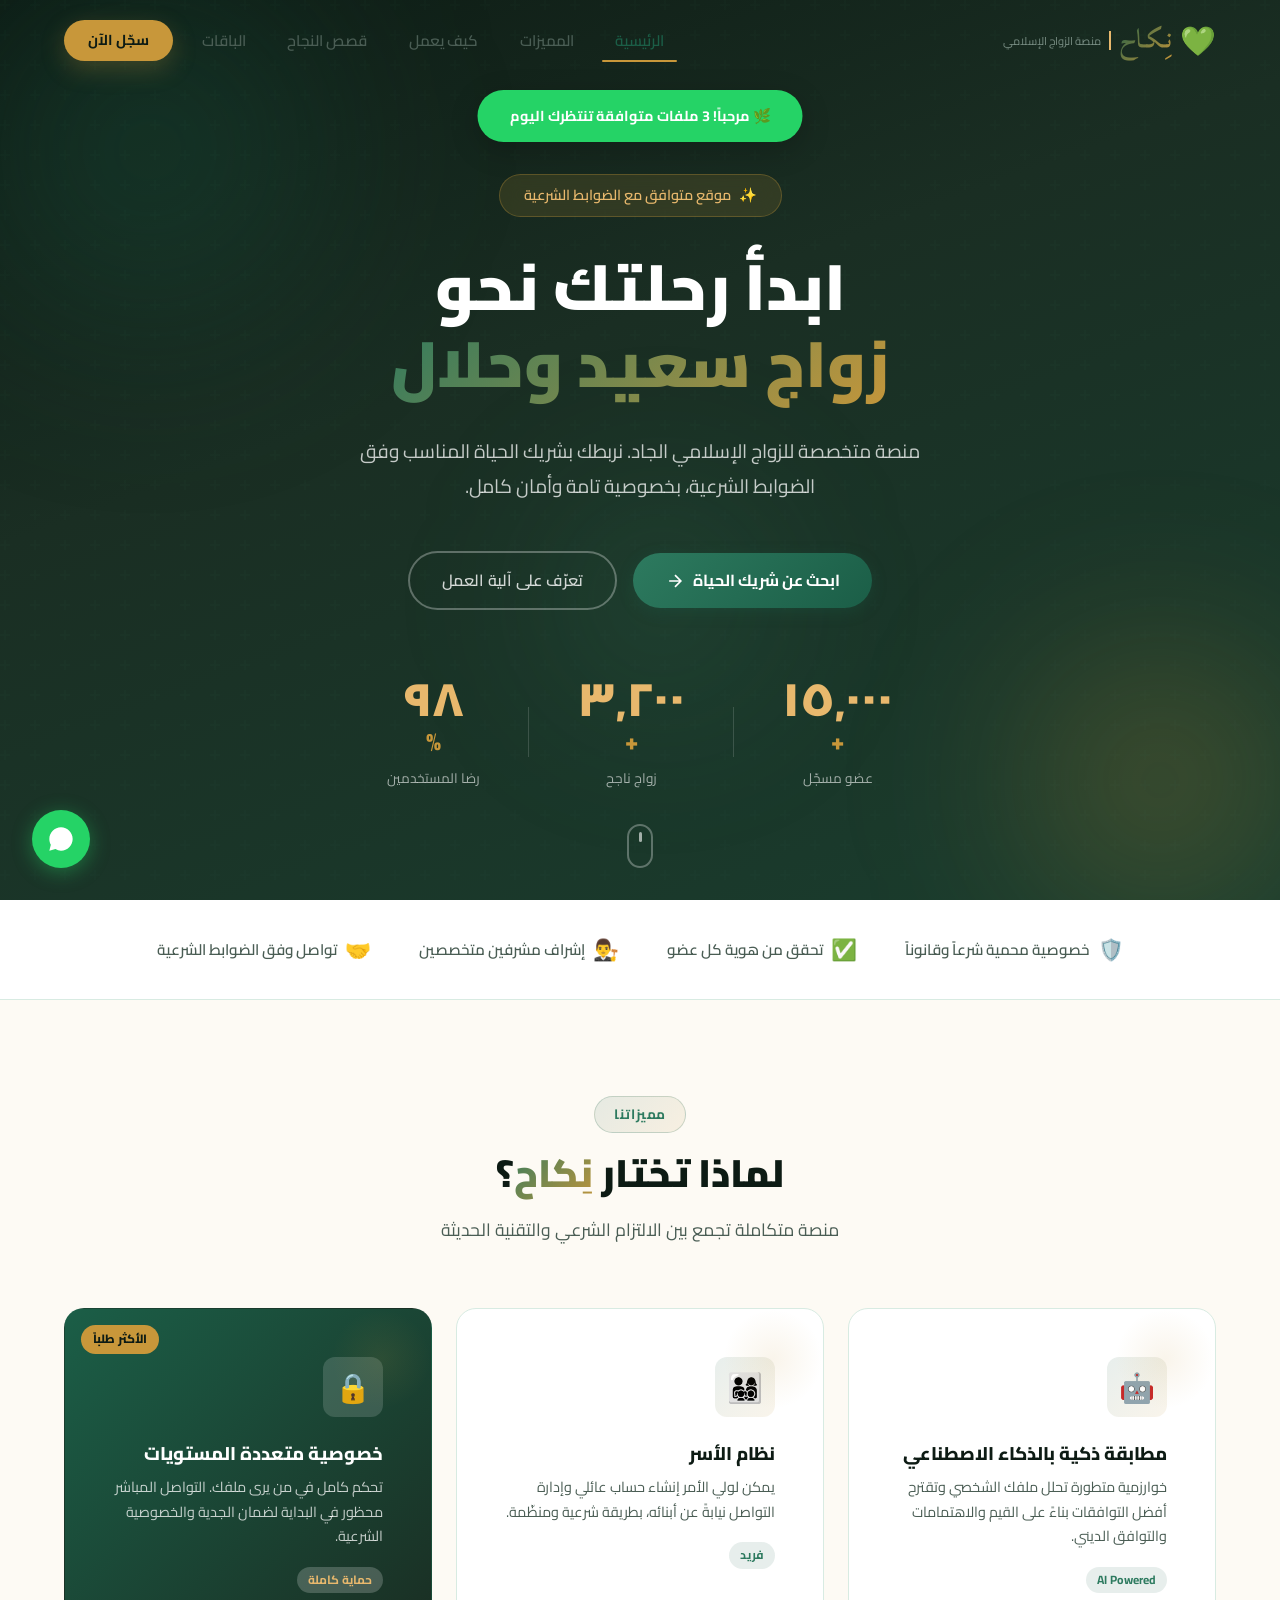
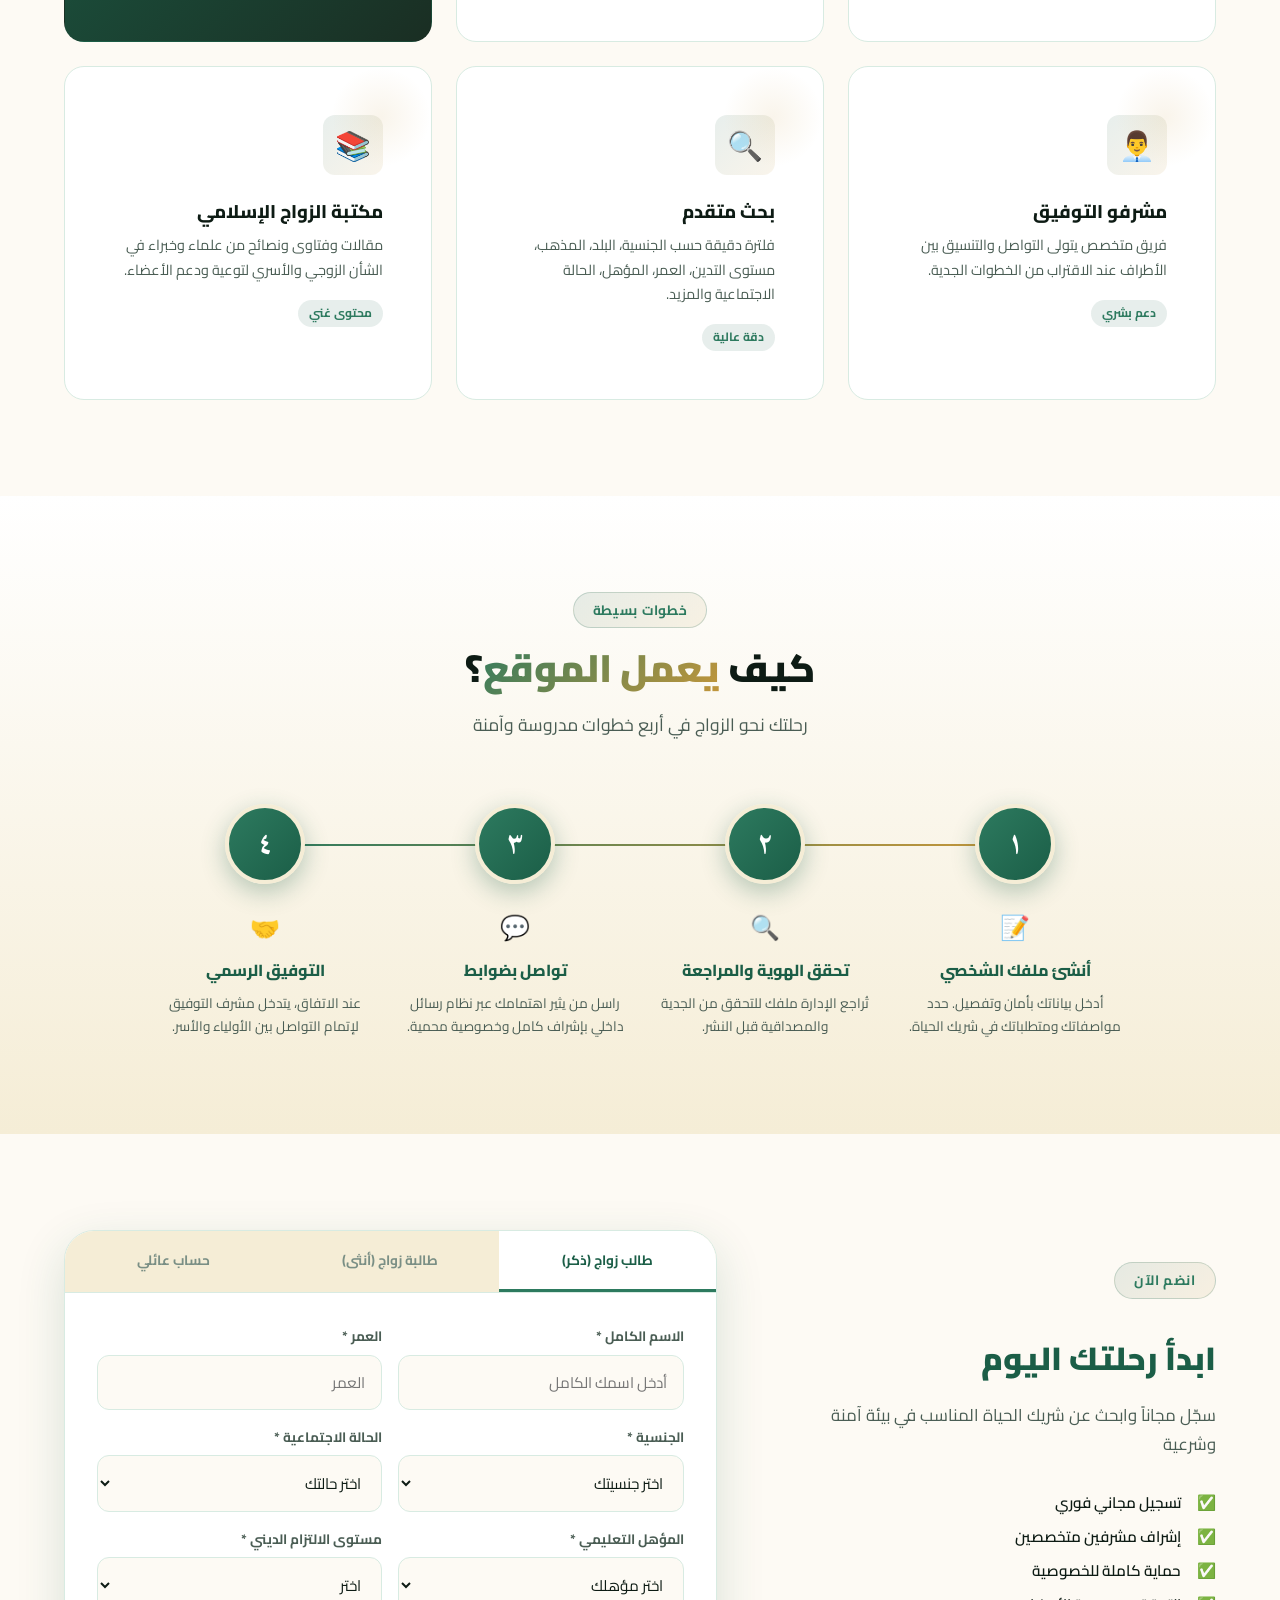
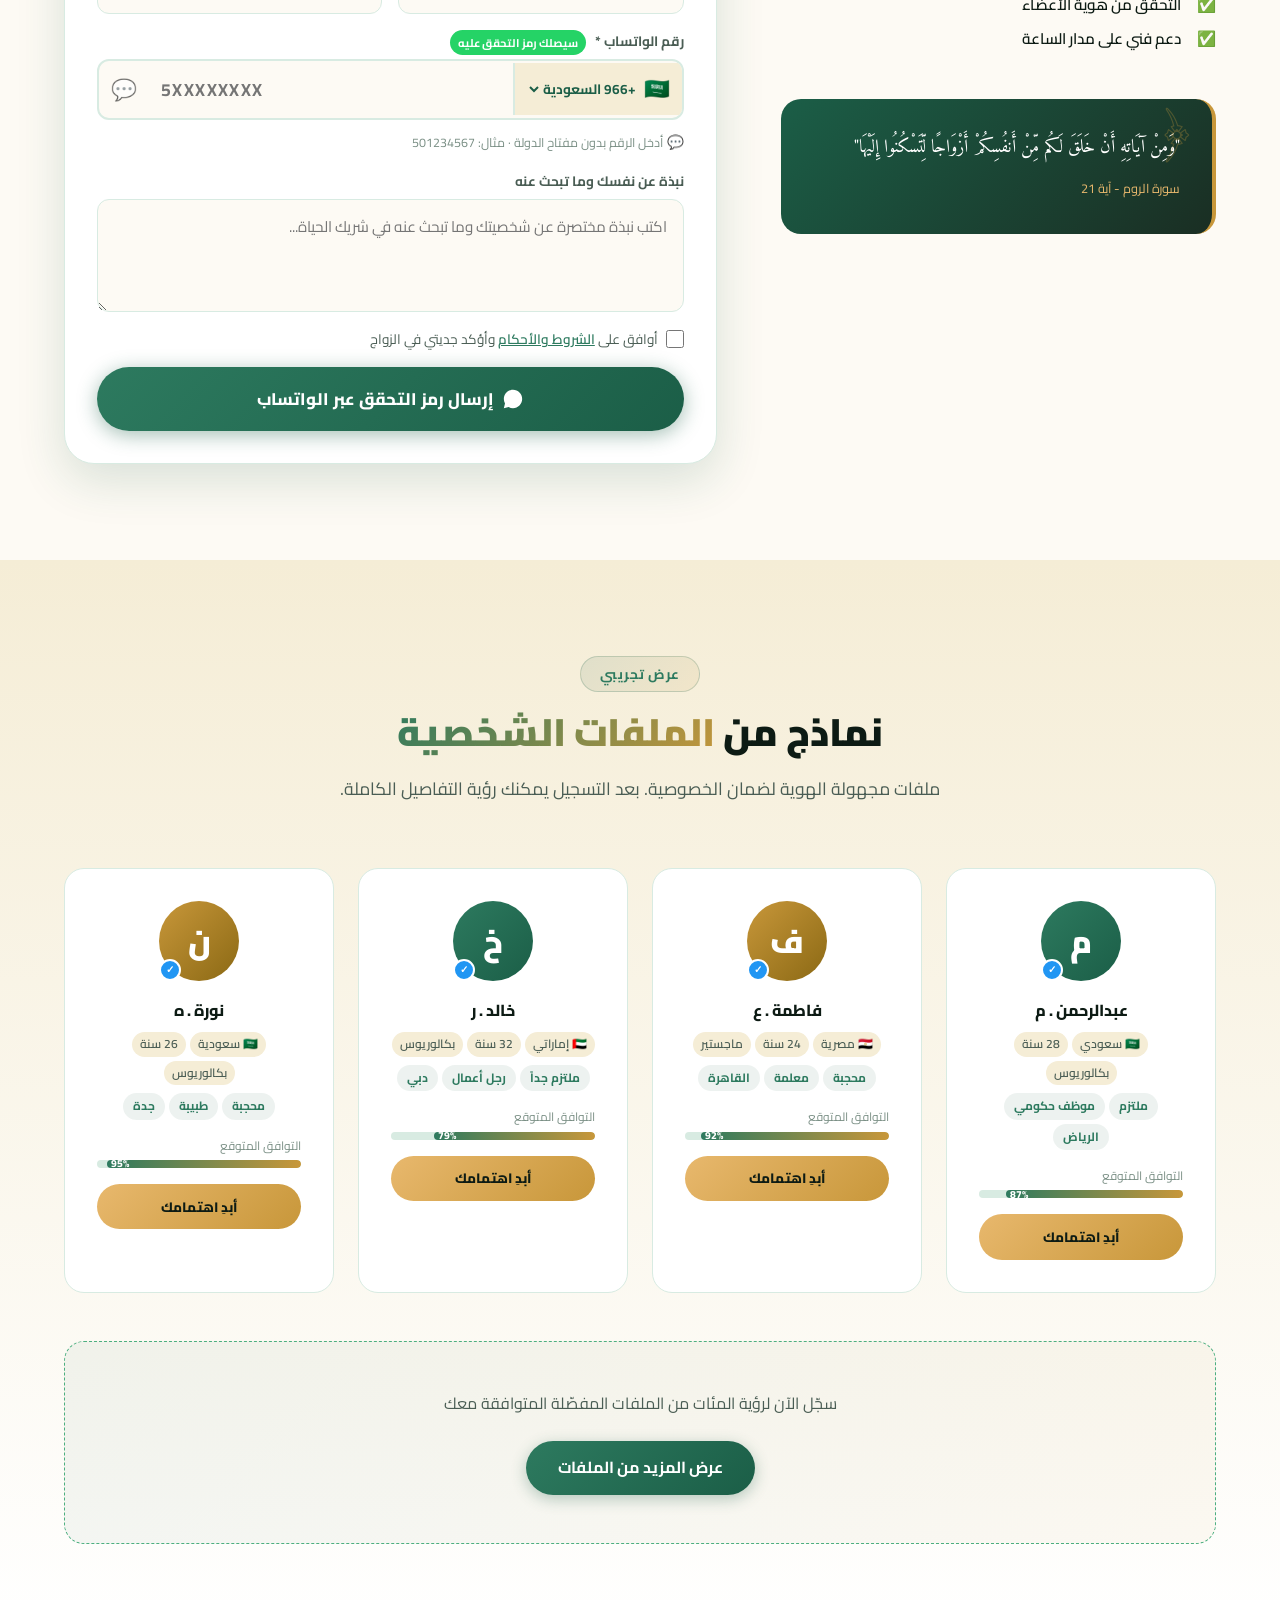
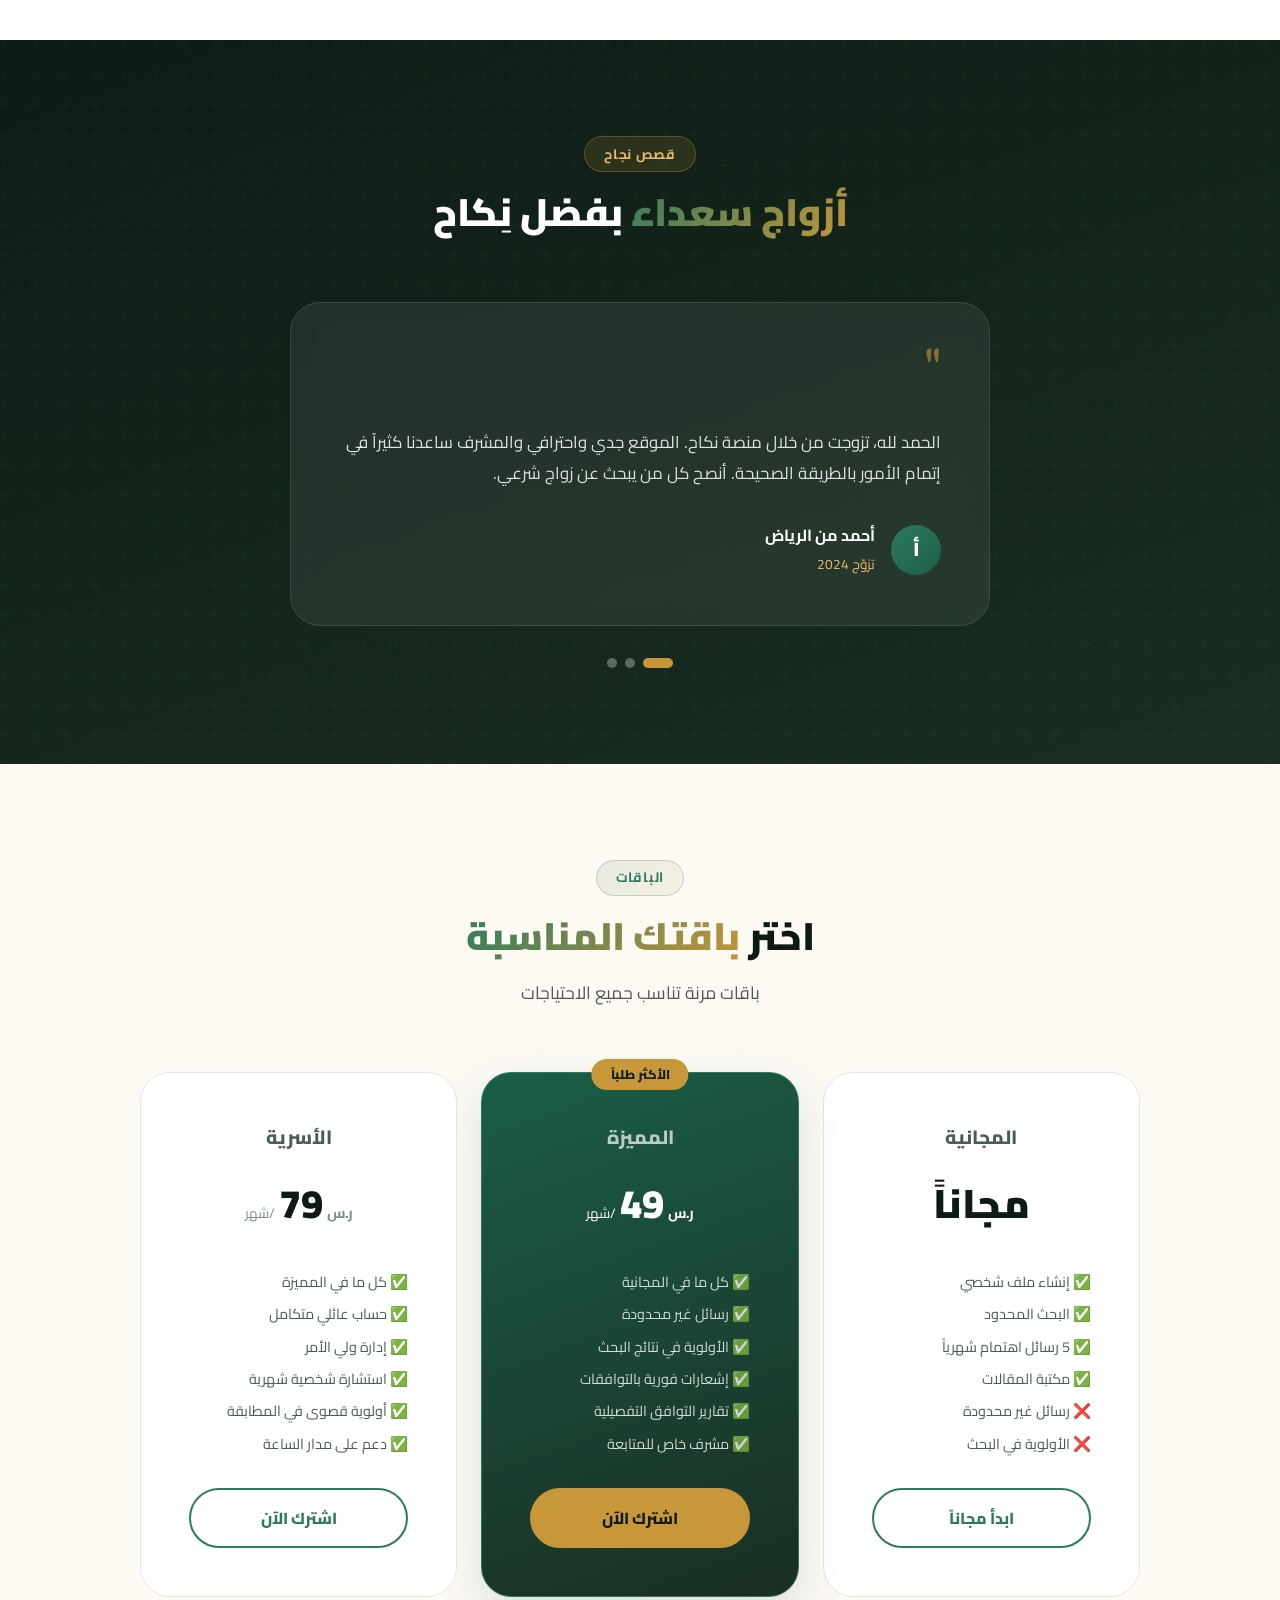
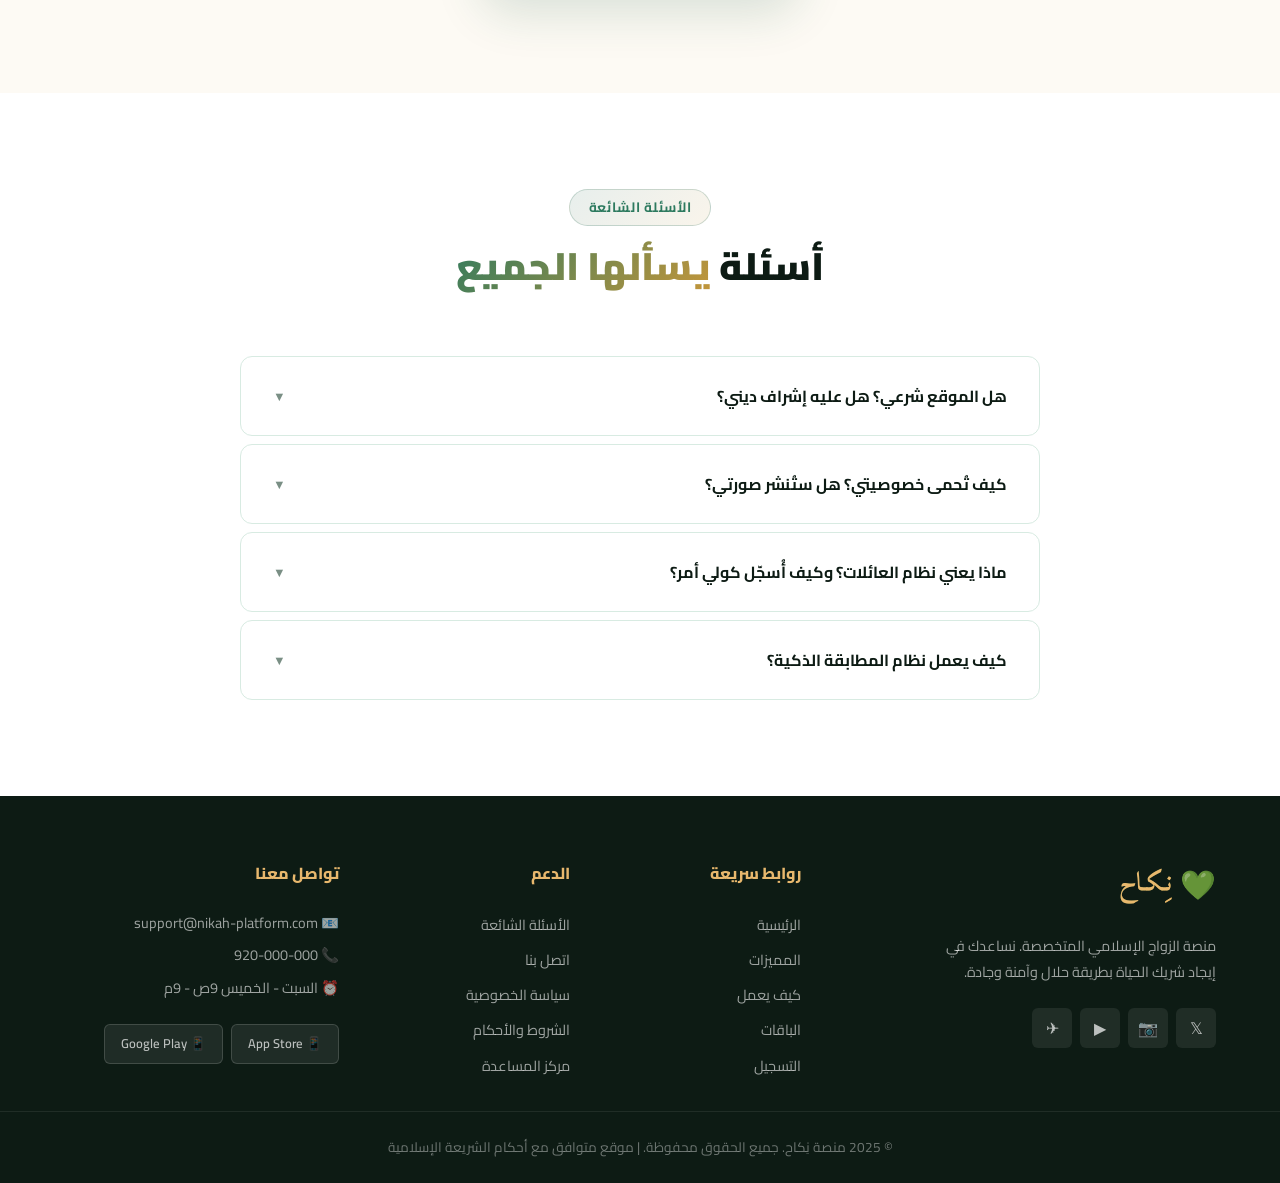
<file: index.html>
<!DOCTYPE html>
<html lang="ar" dir="rtl">
<head>
  <meta charset="UTF-8" />
  <meta name="viewport" content="width=device-width, initial-scale=1.0" />
  <title>نكاح - منصة الزواج الإسلامي</title>
  <meta name="description" content="منصة نكاح للزواج الإسلامي الشرعي - تواصل جاد، ضوابط شرعية، خصوصية تامة. ابحث عن شريك الحياة بالطريقة الحلال." />
  <meta name="keywords" content="زواج إسلامي, زواج شرعي, نكاح, تعارف حلال, زواج عربي" />
  <link rel="preconnect" href="https://fonts.googleapis.com" />
  <link rel="preconnect" href="https://fonts.gstatic.com" crossorigin />
  <link href="https://fonts.googleapis.com/css2?family=Cairo:wght@300;400;500;600;700;900&family=Amiri:ital,wght@0,400;0,700;1,400&display=swap" rel="stylesheet" />
  <link rel="stylesheet" href="style.css" />
</head>
<body>

  <!-- ===== HEADER / NAVBAR ===== -->
  <header class="navbar" id="navbar">
    <div class="container nav-container">
      <div class="logo">
        <span class="logo-icon">💚</span>
        <span class="logo-text">نِـكـاح</span>
        <span class="logo-sub">منصة الزواج الإسلامي</span>
      </div>
      <nav class="nav-links" id="navLinks">
        <a href="#home" class="nav-link active">الرئيسية</a>
        <a href="#features" class="nav-link">المميزات</a>
        <a href="#how-it-works" class="nav-link">كيف يعمل</a>
        <a href="#testimonials" class="nav-link">قصص النجاح</a>
        <a href="#pricing" class="nav-link">الباقات</a>
        <a href="#register" class="btn-nav">سجّل الآن</a>
      </nav>
      <button class="hamburger" id="hamburger" aria-label="القائمة">
        <span></span><span></span><span></span>
      </button>
    </div>
  </header>

  <!-- ===== HERO SECTION ===== -->
  <section class="hero" id="home">
    <div class="hero-bg">
      <div class="orb orb-1"></div>
      <div class="orb orb-2"></div>
      <div class="orb orb-3"></div>
      <div class="pattern-overlay"></div>
    </div>
    <div class="container hero-content">
      <div class="hero-badge animate-in">
        <span>✨</span> موقع متوافق مع الضوابط الشرعية
      </div>
      <h1 class="hero-title animate-in delay-1">
        ابدأ رحلتك نحو<br/>
        <span class="gradient-text">زواج سعيد وحلال</span>
      </h1>
      <p class="hero-subtitle animate-in delay-2">
        منصة متخصصة للزواج الإسلامي الجاد. نربطك بشريك الحياة المناسب  
        وفق الضوابط الشرعية، بخصوصية تامة وأمان كامل.
      </p>
      <div class="hero-actions animate-in delay-3">
        <a href="#register" class="btn-primary">
          <span>ابحث عن شريك الحياة</span>
          <svg width="20" height="20" viewBox="0 0 24 24" fill="none" stroke="currentColor" stroke-width="2"><path d="M5 12h14M12 5l7 7-7 7"/></svg>
        </a>
        <a href="#how-it-works" class="btn-secondary">تعرّف على آلية العمل</a>
      </div>
      <div class="hero-stats animate-in delay-4">
        <div class="stat-item">
          <span class="stat-num" data-target="15000">0</span>
          <span class="stat-plus">+</span>
          <span class="stat-label">عضو مسجّل</span>
        </div>
        <div class="stat-divider"></div>
        <div class="stat-item">
          <span class="stat-num" data-target="3200">0</span>
          <span class="stat-plus">+</span>
          <span class="stat-label">زواج ناجح</span>
        </div>
        <div class="stat-divider"></div>
        <div class="stat-item">
          <span class="stat-num" data-target="98">0</span>
          <span class="stat-percent">%</span>
          <span class="stat-label">رضا المستخدمين</span>
        </div>
      </div>
    </div>
    <div class="hero-scroll">
      <div class="scroll-indicator">
        <span></span>
      </div>
    </div>
  </section>

  <!-- ===== TRUST BADGES ===== -->
  <section class="trust-section">
    <div class="container">
      <div class="trust-grid">
        <div class="trust-item">
          <span class="trust-icon">🛡️</span>
          <span>خصوصية محمية شرعاً وقانوناً</span>
        </div>
        <div class="trust-item">
          <span class="trust-icon">✅</span>
          <span>تحقق من هوية كل عضو</span>
        </div>
        <div class="trust-item">
          <span class="trust-icon">👨‍⚖️</span>
          <span>إشراف مشرفين متخصصين</span>
        </div>
        <div class="trust-item">
          <span class="trust-icon">🤝</span>
          <span>تواصل وفق الضوابط الشرعية</span>
        </div>
      </div>
    </div>
  </section>

  <!-- ===== FEATURES SECTION ===== -->
  <section class="features" id="features">
    <div class="container">
      <div class="section-header">
        <span class="section-tag">مميزاتنا</span>
        <h2 class="section-title">لماذا تختار <span class="gradient-text">نِكاح</span>؟</h2>
        <p class="section-desc">منصة متكاملة تجمع بين الالتزام الشرعي والتقنية الحديثة</p>
      </div>
      <div class="features-grid">
        <div class="feature-card" id="feature-smart-match">
          <div class="feature-icon-wrap">
            <div class="feature-icon">🤖</div>
          </div>
          <h3>مطابقة ذكية بالذكاء الاصطناعي</h3>
          <p>خوارزمية متطورة تحلل ملفك الشخصي وتقترح أفضل التوافقات بناءً على القيم والاهتمامات والتوافق الديني.</p>
          <div class="feature-tag">AI Powered</div>
        </div>
        <div class="feature-card" id="feature-family">
          <div class="feature-icon-wrap">
            <div class="feature-icon">👨‍👩‍👧‍👦</div>
          </div>
          <h3>نظام الأسر</h3>
          <p>يمكن لولي الأمر إنشاء حساب عائلي وإدارة التواصل نيابةً عن أبنائه، بطريقة شرعية ومنظّمة.</p>
          <div class="feature-tag">فريد</div>
        </div>
        <div class="feature-card featured" id="feature-privacy">
          <div class="feature-badge">الأكثر طلباً</div>
          <div class="feature-icon-wrap">
            <div class="feature-icon">🔒</div>
          </div>
          <h3>خصوصية متعددة المستويات</h3>
          <p>تحكم كامل في من يرى ملفك. التواصل المباشر محظور في البداية لضمان الجدية والخصوصية الشرعية.</p>
          <div class="feature-tag">حماية كاملة</div>
        </div>
        <div class="feature-card" id="feature-supervisor">
          <div class="feature-icon-wrap">
            <div class="feature-icon">👨‍💼</div>
          </div>
          <h3>مشرفو التوفيق</h3>
          <p>فريق متخصص يتولى التواصل والتنسيق بين الأطراف عند الاقتراب من الخطوات الجدية.</p>
          <div class="feature-tag">دعم بشري</div>
        </div>
        <div class="feature-card" id="feature-search">
          <div class="feature-icon-wrap">
            <div class="feature-icon">🔍</div>
          </div>
          <h3>بحث متقدم</h3>
          <p>فلترة دقيقة حسب الجنسية، البلد، المذهب، مستوى التدين، العمر، المؤهل، الحالة الاجتماعية والمزيد.</p>
          <div class="feature-tag">دقة عالية</div>
        </div>
        <div class="feature-card" id="feature-articles">
          <div class="feature-icon-wrap">
            <div class="feature-icon">📚</div>
          </div>
          <h3>مكتبة الزواج الإسلامي</h3>
          <p>مقالات وفتاوى ونصائح من علماء وخبراء في الشأن الزوجي والأسري لتوعية ودعم الأعضاء.</p>
          <div class="feature-tag">محتوى غني</div>
        </div>
      </div>
    </div>
  </section>

  <!-- ===== HOW IT WORKS ===== -->
  <section class="how-it-works" id="how-it-works">
    <div class="container">
      <div class="section-header">
        <span class="section-tag">خطوات بسيطة</span>
        <h2 class="section-title">كيف <span class="gradient-text">يعمل الموقع</span>؟</h2>
        <p class="section-desc">رحلتك نحو الزواج في أربع خطوات مدروسة وآمنة</p>
      </div>
      <div class="steps-timeline">
        <div class="step" id="step-1">
          <div class="step-number">١</div>
          <div class="step-content">
            <div class="step-icon">📝</div>
            <h3>أنشئ ملفك الشخصي</h3>
            <p>أدخل بياناتك بأمان وتفصيل. حدد مواصفاتك ومتطلباتك في شريك الحياة.</p>
          </div>
          <div class="step-connector"></div>
        </div>
        <div class="step" id="step-2">
          <div class="step-number">٢</div>
          <div class="step-content">
            <div class="step-icon">🔍</div>
            <h3>تحقق الهوية والمراجعة</h3>
            <p>تُراجع الإدارة ملفك للتحقق من الجدية والمصداقية قبل النشر.</p>
          </div>
          <div class="step-connector"></div>
        </div>
        <div class="step" id="step-3">
          <div class="step-number">٣</div>
          <div class="step-content">
            <div class="step-icon">💬</div>
            <h3>تواصل بضوابط</h3>
            <p>راسل من يثير اهتمامك عبر نظام رسائل داخلي بإشراف كامل وخصوصية محمية.</p>
          </div>
          <div class="step-connector"></div>
        </div>
        <div class="step" id="step-4">
          <div class="step-number">٤</div>
          <div class="step-content">
            <div class="step-icon">🤝</div>
            <h3>التوفيق الرسمي</h3>
            <p>عند الاتفاق، يتدخل مشرف التوفيق لإتمام التواصل بين الأولياء والأسر.</p>
          </div>
        </div>
      </div>
    </div>
  </section>

  <!-- ===== REGISTRATION FORM ===== -->
  <section class="register-section" id="register">
    <div class="container">
      <div class="register-wrapper">
        <div class="register-info">
          <span class="section-tag">انضم الآن</span>
          <h2>ابدأ رحلتك اليوم</h2>
          <p>سجّل مجاناً وابحث عن شريك الحياة المناسب في بيئة آمنة وشرعية</p>
          <ul class="register-benefits">
            <li><span>✅</span> تسجيل مجاني فوري</li>
            <li><span>✅</span> إشراف مشرفين متخصصين</li>
            <li><span>✅</span> حماية كاملة للخصوصية</li>
            <li><span>✅</span> التحقق من هوية الأعضاء</li>
            <li><span>✅</span> دعم فني على مدار الساعة</li>
          </ul>
          <div class="quran-verse">
            <p>"وَمِنْ آيَاتِهِ أَنْ خَلَقَ لَكُم مِّنْ أَنفُسِكُمْ أَزْوَاجًا لِّتَسْكُنُوا إِلَيْهَا"</p>
            <span>سورة الروم - آية 21</span>
          </div>
        </div>
        <div class="register-form-card" id="register-form-card">
          <div class="form-tabs">
            <button class="tab-btn active" id="tab-groom" onclick="switchTab('groom')">طالب زواج (ذكر)</button>
            <button class="tab-btn" id="tab-bride" onclick="switchTab('bride')">طالبة زواج (أنثى)</button>
            <button class="tab-btn" id="tab-family" onclick="switchTab('family')">حساب عائلي</button>
          </div>

          <!-- STEP 1: بيانات التسجيل -->
          <form class="register-form" id="registerForm" novalidate>
            <div class="form-row">
              <div class="form-group">
                <label for="fullName">الاسم الكامل *</label>
                <input type="text" id="fullName" name="fullName" placeholder="أدخل اسمك الكامل" required />
              </div>
              <div class="form-group">
                <label for="age">العمر *</label>
                <input type="number" id="age" name="age" placeholder="العمر" min="18" max="70" required />
              </div>
            </div>
            <div class="form-row">
              <div class="form-group">
                <label for="nationality">الجنسية *</label>
                <select id="nationality" name="nationality" required>
                  <option value="">اختر جنسيتك</option>
                  <option>سعودي/ة</option>
                  <option>إماراتي/ة</option>
                  <option>مصري/ة</option>
                  <option>أردني/ة</option>
                  <option>كويتي/ة</option>
                  <option>قطري/ة</option>
                  <option>بحريني/ة</option>
                  <option>عُماني/ة</option>
                  <option>يمني/ة</option>
                  <option>سوري/ة</option>
                  <option>لبناني/ة</option>
                  <option>عراقي/ة</option>
                  <option>تونسي/ة</option>
                  <option>جزائري/ة</option>
                  <option>مغربي/ة</option>
                  <option>ليبي/ة</option>
                  <option>سوداني/ة</option>
                  <option>أخرى</option>
                </select>
              </div>
              <div class="form-group">
                <label for="maritalStatus">الحالة الاجتماعية *</label>
                <select id="maritalStatus" name="maritalStatus" required>
                  <option value="">اختر حالتك</option>
                  <option>أعزب/عزباء</option>
                  <option>مطلق/ة</option>
                  <option>أرمل/ة</option>
                </select>
              </div>
            </div>
            <div class="form-row">
              <div class="form-group">
                <label for="education">المؤهل التعليمي *</label>
                <select id="education" name="education" required>
                  <option value="">اختر مؤهلك</option>
                  <option>ثانوية</option>
                  <option>دبلوم</option>
                  <option>بكالوريوس</option>
                  <option>ماجستير</option>
                  <option>دكتوراه</option>
                  <option>حفظ قرآن</option>
                </select>
              </div>
              <div class="form-group">
                <label for="religiosity">مستوى الالتزام الديني *</label>
                <select id="religiosity" name="religiosity" required>
                  <option value="">اختر</option>
                  <option>ملتزم/ة جداً</option>
                  <option>ملتزم/ة</option>
                  <option>متوسط الالتزام</option>
                  <option>أساسيات الإسلام</option>
                </select>
              </div>
            </div>

            <!-- رقم الواتساب - المحور الأساسي للتحقق -->
            <div class="form-group full-width">
              <label for="whatsapp">رقم الواتساب * <span class="wa-label-hint">سيصلك رمز التحقق عليه</span></label>
              <div class="wa-input-wrap">
                <div class="wa-country-select" id="waCountrySelect">
                  <span class="wa-flag" id="waFlag">🇸🇦</span>
                  <select id="countryCode" name="countryCode">
                    <option value="966" data-flag="🇸🇦">+966 السعودية</option>
                    <option value="971" data-flag="🇦🇪">+971 الإمارات</option>
                    <option value="965" data-flag="🇰🇼">+965 الكويت</option>
                    <option value="974" data-flag="🇶🇦">+974 قطر</option>
                    <option value="973" data-flag="🇧🇭">+973 البحرين</option>
                    <option value="968" data-flag="🇴🇲">+968 عُمان</option>
                    <option value="20" data-flag="🇪🇬">+20 مصر</option>
                    <option value="962" data-flag="🇯🇴">+962 الأردن</option>
                    <option value="961" data-flag="🇱🇧">+961 لبنان</option>
                    <option value="963" data-flag="🇸🇾">+963 سوريا</option>
                    <option value="964" data-flag="🇮🇶">+964 العراق</option>
                    <option value="967" data-flag="🇾🇪">+967 اليمن</option>
                    <option value="212" data-flag="🇲🇦">+212 المغرب</option>
                    <option value="213" data-flag="🇩🇿">+213 الجزائر</option>
                    <option value="216" data-flag="🇹🇳">+216 تونس</option>
                    <option value="218" data-flag="🇱🇾">+218 ليبيا</option>
                    <option value="249" data-flag="🇸🇩">+249 السودان</option>
                  </select>
                </div>
                <input type="tel" id="whatsapp" name="whatsapp"
                  placeholder="5XXXXXXXX"
                  maxlength="12" required
                  inputmode="numeric" pattern="[0-9]{7,12}" />
                <span class="wa-icon">💬</span>
              </div>
              <p class="wa-hint">أدخل الرقم بدون مفتاح الدولة · مثال: 501234567</p>
            </div>

            <div class="form-group full-width">
              <label for="bio">نبذة عن نفسك وما تبحث عنه</label>
              <textarea id="bio" name="bio" rows="3" placeholder="اكتب نبذة مختصرة عن شخصيتك وما تبحث عنه في شريك الحياة..."></textarea>
            </div>
            <div class="form-check">
              <input type="checkbox" id="terms" name="terms" required />
              <label for="terms">أوافق على <a href="#" class="link">الشروط والأحكام</a> وأؤكد جديتي في الزواج</label>
            </div>
            <button type="submit" class="btn-submit" id="submitBtn">
              <svg viewBox="0 0 24 24" fill="currentColor" width="22" height="22" style="flex-shrink:0"><path d="M17.472 14.382c-.297-.149-1.758-.867-2.03-.967-.273-.099-.471-.148-.67.15-.197.297-.767.966-.94 1.164-.173.199-.347.223-.644.075-.297-.15-1.255-.463-2.39-1.475-.883-.788-1.48-1.761-1.653-2.059-.173-.297-.018-.458.13-.606.134-.133.298-.347.446-.52.149-.174.198-.298.298-.497.099-.198.05-.371-.025-.52-.075-.149-.669-1.612-.916-2.207-.242-.579-.487-.5-.669-.51-.173-.008-.371-.01-.57-.01-.198 0-.52.074-.792.372-.272.297-1.04 1.016-1.04 2.479 0 1.462 1.065 2.875 1.213 3.074.149.198 2.096 3.2 5.077 4.487.709.306 1.262.489 1.694.625.712.227 1.36.195 1.871.118.571-.085 1.758-.719 2.006-1.413.248-.694.248-1.289.173-1.413-.074-.124-.272-.198-.57-.347z"/><path d="M12.004 2.003C6.476 2.003 2 6.48 2 12.007c0 1.771.463 3.436 1.27 4.888L2 22l5.25-1.376A9.96 9.96 0 0012.004 22C17.53 22 22 17.524 22 12.007c0-5.52-4.47-10.004-9.996-10.004z"/></svg>
              <span>إرسال رمز التحقق عبر الواتساب</span>
            </button>
          </form>

          <!-- STEP 2: التحقق بالـ OTP -->
          <div class="otp-step" id="otpStep" style="display:none">
            <div class="otp-header">
              <div class="otp-icon">💬</div>
              <h3>تحقق من رقم الواتساب</h3>
              <p id="otpSubtitle">أُرسل رمز مكوّن من 6 أرقام إلى واتسابك</p>
            </div>
            <div class="otp-boxes" id="otpBoxes">
              <input class="otp-box" maxlength="1" inputmode="numeric" pattern="[0-9]" id="otp0" />
              <input class="otp-box" maxlength="1" inputmode="numeric" pattern="[0-9]" id="otp1" />
              <input class="otp-box" maxlength="1" inputmode="numeric" pattern="[0-9]" id="otp2" />
              <input class="otp-box" maxlength="1" inputmode="numeric" pattern="[0-9]" id="otp3" />
              <input class="otp-box" maxlength="1" inputmode="numeric" pattern="[0-9]" id="otp4" />
              <input class="otp-box" maxlength="1" inputmode="numeric" pattern="[0-9]" id="otp5" />
            </div>
            <div class="otp-timer" id="otpTimer">
              <span>⏱ إعادة الإرسال بعد: </span><span id="otpCountdown">60</span><span> ثانية</span>
            </div>
            <button class="btn-resend" id="btnResend" disabled onclick="resendOtp()">إعادة إرسال الرمز</button>
            <button class="btn-submit" id="btnVerifyOtp" onclick="verifyOtp()">
              <span>✅ تحقق وأكمل التسجيل</span>
            </button>
            <button class="btn-back-form" id="btnBackForm" onclick="backToForm()">
              ← تعديل الرقم
            </button>
          </div>
        </div>
      </div>
    </div>
  </section>

  <!-- ===== PROFILES PREVIEW ===== -->
  <section class="profiles-preview" id="profiles">
    <div class="container">
      <div class="section-header">
        <span class="section-tag">عرض تجريبي</span>
        <h2 class="section-title">نماذج من <span class="gradient-text">الملفات الشخصية</span></h2>
        <p class="section-desc">ملفات مجهولة الهوية لضمان الخصوصية. بعد التسجيل يمكنك رؤية التفاصيل الكاملة.</p>
      </div>
      <div class="profiles-grid">
        <div class="profile-card" id="profile-1">
          <div class="profile-avatar male">
            <span>م</span>
            <div class="verified-badge">✓</div>
          </div>
          <div class="profile-info">
            <h4>عبدالرحمن . م</h4>
            <div class="profile-meta">
              <span class="meta-tag">🇸🇦 سعودي</span>
              <span class="meta-tag">28 سنة</span>
              <span class="meta-tag">بكالوريوس</span>
            </div>
            <div class="profile-tags">
              <span class="tag">ملتزم</span>
              <span class="tag">موظف حكومي</span>
              <span class="tag">الرياض</span>
            </div>
            <div class="compatibility-bar">
              <span>التوافق المتوقع</span>
              <div class="bar"><div class="bar-fill" style="width: 87%">87%</div></div>
            </div>
          </div>
          <button class="btn-interest" id="interest-1">أبدِ اهتمامك</button>
        </div>
        <div class="profile-card" id="profile-2">
          <div class="profile-avatar female">
            <span>ف</span>
            <div class="verified-badge">✓</div>
          </div>
          <div class="profile-info">
            <h4>فاطمة . ع</h4>
            <div class="profile-meta">
              <span class="meta-tag">🇪🇬 مصرية</span>
              <span class="meta-tag">24 سنة</span>
              <span class="meta-tag">ماجستير</span>
            </div>
            <div class="profile-tags">
              <span class="tag">محجبة</span>
              <span class="tag">معلمة</span>
              <span class="tag">القاهرة</span>
            </div>
            <div class="compatibility-bar">
              <span>التوافق المتوقع</span>
              <div class="bar"><div class="bar-fill" style="width: 92%">92%</div></div>
            </div>
          </div>
          <button class="btn-interest" id="interest-2">أبدِ اهتمامك</button>
        </div>
        <div class="profile-card" id="profile-3">
          <div class="profile-avatar male">
            <span>خ</span>
            <div class="verified-badge">✓</div>
          </div>
          <div class="profile-info">
            <h4>خالد . ر</h4>
            <div class="profile-meta">
              <span class="meta-tag">🇦🇪 إماراتي</span>
              <span class="meta-tag">32 سنة</span>
              <span class="meta-tag">بكالوريوس</span>
            </div>
            <div class="profile-tags">
              <span class="tag">ملتزم جداً</span>
              <span class="tag">رجل أعمال</span>
              <span class="tag">دبي</span>
            </div>
            <div class="compatibility-bar">
              <span>التوافق المتوقع</span>
              <div class="bar"><div class="bar-fill" style="width: 79%">79%</div></div>
            </div>
          </div>
          <button class="btn-interest" id="interest-3">أبدِ اهتمامك</button>
        </div>
        <div class="profile-card" id="profile-4">
          <div class="profile-avatar female">
            <span>ن</span>
            <div class="verified-badge">✓</div>
          </div>
          <div class="profile-info">
            <h4>نورة . ه</h4>
            <div class="profile-meta">
              <span class="meta-tag">🇸🇦 سعودية</span>
              <span class="meta-tag">26 سنة</span>
              <span class="meta-tag">بكالوريوس</span>
            </div>
            <div class="profile-tags">
              <span class="tag">محجبة</span>
              <span class="tag">طبيبة</span>
              <span class="tag">جدة</span>
            </div>
            <div class="compatibility-bar">
              <span>التوافق المتوقع</span>
              <div class="bar"><div class="bar-fill" style="width: 95%">95%</div></div>
            </div>
          </div>
          <button class="btn-interest" id="interest-4">أبدِ اهتمامك</button>
        </div>
      </div>
      <div class="profiles-cta">
        <p>سجّل الآن لرؤية المئات من الملفات المفصّلة المتوافقة معك</p>
        <a href="#register" class="btn-primary">عرض المزيد من الملفات</a>
      </div>
    </div>
  </section>

  <!-- ===== TESTIMONIALS ===== -->
  <section class="testimonials" id="testimonials">
    <div class="container">
      <div class="section-header">
        <span class="section-tag">قصص نجاح</span>
        <h2 class="section-title"><span class="gradient-text">أزواج سعداء</span> بفضل نِكاح</h2>
      </div>
      <div class="testimonials-slider" id="testimonialsSlider">
        <div class="testimonial-card active" id="testi-1">
          <div class="quote-icon">"</div>
          <p class="testimonial-text">الحمد لله، تزوجت من خلال منصة نكاح. الموقع جدي واحترافي والمشرف ساعدنا كثيراً في إتمام الأمور بالطريقة الصحيحة. أنصح كل من يبحث عن زواج شرعي.</p>
          <div class="testimonial-author">
            <div class="author-avatar male">أ</div>
            <div>
              <strong>أحمد من الرياض</strong>
              <span>تزوّج 2024</span>
            </div>
          </div>
        </div>
        <div class="testimonial-card" id="testi-2">
          <div class="quote-icon">"</div>
          <p class="testimonial-text">كنت قلقة من أمان معلوماتي لكن الموقع أثبت أنه محترم ومنظّم. المنصة تمنع التحرش وتحفظ كرامة المرأة. شكراً لكم على هذه التجربة الرائعة.</p>
          <div class="testimonial-author">
            <div class="author-avatar female">س</div>
            <div>
              <strong>سلمى من القاهرة</strong>
              <span>تزوّجت 2025</span>
            </div>
          </div>
        </div>
        <div class="testimonial-card" id="testi-3">
          <div class="quote-icon">"</div>
          <p class="testimonial-text">سجّلت حساباً عائلياً لابنتي وكان التجربة ممتازة. التواصل كان لائقاً وجاداً. المشرف أبدى تعاوناً رائعاً ووفّق بين الأسرتين بالطريقة المثلى.</p>
          <div class="testimonial-author">
            <div class="author-avatar male">م</div>
            <div>
              <strong>محمد، ولي أمر - الكويت</strong>
              <span>تم الزواج 2025</span>
            </div>
          </div>
        </div>
      </div>
      <div class="testimonial-dots" id="testimonialDots">
        <button class="dot active" id="dot-0" onclick="goToTestimonial(0)"></button>
        <button class="dot" id="dot-1" onclick="goToTestimonial(1)"></button>
        <button class="dot" id="dot-2" onclick="goToTestimonial(2)"></button>
      </div>
    </div>
  </section>

  <!-- ===== PRICING ===== -->
  <section class="pricing" id="pricing">
    <div class="container">
      <div class="section-header">
        <span class="section-tag">الباقات</span>
        <h2 class="section-title">اختر <span class="gradient-text">باقتك المناسبة</span></h2>
        <p class="section-desc">باقات مرنة تناسب جميع الاحتياجات</p>
      </div>
      <div class="pricing-grid">
        <div class="pricing-card" id="plan-free">
          <div class="plan-name">المجانية</div>
          <div class="plan-price">
            <span class="price-amount">مجاناً</span>
          </div>
          <ul class="plan-features">
            <li>✅ إنشاء ملف شخصي</li>
            <li>✅ البحث المحدود</li>
            <li>✅ 5 رسائل اهتمام شهرياً</li>
            <li>✅ مكتبة المقالات</li>
            <li>❌ رسائل غير محدودة</li>
            <li>❌ الأولوية في البحث</li>
          </ul>
          <a href="#register" class="btn-plan">ابدأ مجاناً</a>
        </div>
        <div class="pricing-card featured" id="plan-premium">
          <div class="plan-badge">الأكثر طلباً</div>
          <div class="plan-name">المميزة</div>
          <div class="plan-price">
            <span class="price-currency">ر.س</span>
            <span class="price-amount">49</span>
            <span class="price-period">/شهر</span>
          </div>
          <ul class="plan-features">
            <li>✅ كل ما في المجانية</li>
            <li>✅ رسائل غير محدودة</li>
            <li>✅ الأولوية في نتائج البحث</li>
            <li>✅ إشعارات فورية بالتوافقات</li>
            <li>✅ تقارير التوافق التفصيلية</li>
            <li>✅ مشرف خاص للمتابعة</li>
          </ul>
          <a href="#register" class="btn-plan featured">اشترك الآن</a>
        </div>
        <div class="pricing-card" id="plan-family">
          <div class="plan-name">الأسرية</div>
          <div class="plan-price">
            <span class="price-currency">ر.س</span>
            <span class="price-amount">79</span>
            <span class="price-period">/شهر</span>
          </div>
          <ul class="plan-features">
            <li>✅ كل ما في المميزة</li>
            <li>✅ حساب عائلي متكامل</li>
            <li>✅ إدارة ولي الأمر</li>
            <li>✅ استشارة شخصية شهرية</li>
            <li>✅ أولوية قصوى في المطابقة</li>
            <li>✅ دعم على مدار الساعة</li>
          </ul>
          <a href="#register" class="btn-plan">اشترك الآن</a>
        </div>
      </div>
    </div>
  </section>

  <!-- ===== FAQ ===== -->
  <section class="faq-section" id="faq">
    <div class="container">
      <div class="section-header">
        <span class="section-tag">الأسئلة الشائعة</span>
        <h2 class="section-title">أسئلة <span class="gradient-text">يسألها الجميع</span></h2>
      </div>
      <div class="faq-list" id="faqList">
        <div class="faq-item" id="faq-1">
          <button class="faq-question" onclick="toggleFaq('faq-1')">
            <span>هل الموقع شرعي؟ هل عليه إشراف ديني؟</span>
            <span class="faq-arrow">▼</span>
          </button>
          <div class="faq-answer">
            <p>نعم، يعمل الموقع وفق ضوابط شرعية صارمة. التواصل بين الجنسين محكوم بضوابط تمنع الخلوة الإلكترونية، وكل رسالة تمر عبر مشرف. كما نستعين بمستشارين شرعيين للإشراف على آليات الموقع.</p>
          </div>
        </div>
        <div class="faq-item" id="faq-2">
          <button class="faq-question" onclick="toggleFaq('faq-2')">
            <span>كيف تُحمى خصوصيتي؟ هل ستُنشر صورتي؟</span>
            <span class="faq-arrow">▼</span>
          </button>
          <div class="faq-answer">
            <p>بياناتك مشفرة ومحمية. الصور الشخصية لا تُعرض إلا بموافقتك للأعضاء الذين تختارهم. لا يمكن لأحد رؤية بيانات التواصل الشخصية إلا عبر مشرف التوفيق في المرحلة المتقدمة.</p>
          </div>
        </div>
        <div class="faq-item" id="faq-3">
          <button class="faq-question" onclick="toggleFaq('faq-3')">
            <span>ماذا يعني نظام العائلات؟ وكيف أُسجّل كولي أمر؟</span>
            <span class="faq-arrow">▼</span>
          </button>
          <div class="faq-answer">
            <p>يمكن لولي الأمر (الأب أو الأخ الأكبر) إنشاء حساب عائلي يتضمن ملف ابنته/أخته. ولي الأمر يتولى الرد على طلبات التواصل والتنسيق مع الأسر الأخرى، مما يضمن الضمانة الشرعية الكاملة.</p>
          </div>
        </div>
        <div class="faq-item" id="faq-4">
          <button class="faq-question" onclick="toggleFaq('faq-4')">
            <span>كيف يعمل نظام المطابقة الذكية؟</span>
            <span class="faq-arrow">▼</span>
          </button>
          <div class="faq-answer">
            <p>يحلل النظام ملفك الشخصي ومتطلباتك ثم يقارنها بقاعدة البيانات. يأخذ النظام في الاعتبار: مستوى الالتزام الديني، التوافق العمري، الجنسية، المؤهل، والتفضيلات الشخصية لإعطائك نسبة توافق دقيقة.</p>
          </div>
        </div>
      </div>
    </div>
  </section>

  <!-- ===== FOOTER ===== -->
  <footer class="footer" id="footer">
    <div class="footer-top">
      <div class="container footer-grid">
        <div class="footer-brand">
          <div class="logo">
            <span class="logo-icon">💚</span>
            <span class="logo-text">نِـكـاح</span>
          </div>
          <p>منصة الزواج الإسلامي المتخصصة. نساعدك في إيجاد شريك الحياة بطريقة حلال وآمنة وجادة.</p>
          <div class="social-links">
            <a href="#" class="social-btn" aria-label="تويتر/إكس">𝕏</a>
            <a href="#" class="social-btn" aria-label="انستغرام">📷</a>
            <a href="#" class="social-btn" aria-label="يوتيوب">▶</a>
            <a href="#" class="social-btn" aria-label="تيليجرام">✈</a>
          </div>
        </div>
        <div class="footer-links">
          <h4>روابط سريعة</h4>
          <ul>
            <li><a href="#home">الرئيسية</a></li>
            <li><a href="#features">المميزات</a></li>
            <li><a href="#how-it-works">كيف يعمل</a></li>
            <li><a href="#pricing">الباقات</a></li>
            <li><a href="#register">التسجيل</a></li>
          </ul>
        </div>
        <div class="footer-links">
          <h4>الدعم</h4>
          <ul>
            <li><a href="#faq">الأسئلة الشائعة</a></li>
            <li><a href="#">اتصل بنا</a></li>
            <li><a href="#">سياسة الخصوصية</a></li>
            <li><a href="#">الشروط والأحكام</a></li>
            <li><a href="#">مركز المساعدة</a></li>
          </ul>
        </div>
        <div class="footer-contact">
          <h4>تواصل معنا</h4>
          <ul>
            <li>📧 support@nikah-platform.com</li>
            <li>📞 920-000-000</li>
            <li>⏰ السبت - الخميس 9ص - 9م</li>
          </ul>
          <div class="footer-app-badges">
            <div class="app-badge">📱 App Store</div>
            <div class="app-badge">📱 Google Play</div>
          </div>
        </div>
      </div>
    </div>
    <div class="footer-bottom">
      <div class="container">
        <p>© 2025 منصة نِكاح. جميع الحقوق محفوظة. | موقع متوافق مع أحكام الشريعة الإسلامية</p>
      </div>
    </div>
  </footer>

  <!-- ===== SUCCESS MODAL ===== -->
  <div class="modal-overlay" id="successModal">
    <div class="modal-card">
      <div class="modal-icon" id="modalMainIcon">✅</div>
      <h3 id="modalMainTitle">تم التسجيل بنجاح!</h3>
      <p id="modalMainText">تم التحقق من رقم واتسابك وتسجيل حسابك. سيتواصل معك فريقنا قريباً. بارك الله لكم.</p>
      <button class="btn-primary" onclick="closeModal()">حسناً، شكراً</button>
    </div>
  </div>

  <!-- ===== WHATSAPP FLOAT ===== -->
  <a href="#" class="whatsapp-float" id="whatsappFloat" aria-label="تواصل واتساب">
    <svg viewBox="0 0 24 24" fill="currentColor" width="28" height="28">
      <path d="M17.472 14.382c-.297-.149-1.758-.867-2.03-.967-.273-.099-.471-.148-.67.15-.197.297-.767.966-.94 1.164-.173.199-.347.223-.644.075-.297-.15-1.255-.463-2.39-1.475-.883-.788-1.48-1.761-1.653-2.059-.173-.297-.018-.458.13-.606.134-.133.298-.347.446-.52.149-.174.198-.298.298-.497.099-.198.05-.371-.025-.52-.075-.149-.669-1.612-.916-2.207-.242-.579-.487-.5-.669-.51-.173-.008-.371-.01-.57-.01-.198 0-.52.074-.792.372-.272.297-1.04 1.016-1.04 2.479 0 1.462 1.065 2.875 1.213 3.074.149.198 2.096 3.2 5.077 4.487.709.306 1.262.489 1.694.625.712.227 1.36.195 1.871.118.571-.085 1.758-.719 2.006-1.413.248-.694.248-1.289.173-1.413-.074-.124-.272-.198-.57-.347z"/>
      <path d="M12.004 2.003C6.476 2.003 2 6.48 2 12.007c0 1.771.463 3.436 1.27 4.888L2 22l5.25-1.376A9.96 9.96 0 0012.004 22C17.53 22 22 17.524 22 12.007c0-5.52-4.47-10.004-9.996-10.004z"/>
    </svg>
  </a>

  <script src="app.js"></script>
</body>
</html>
</file>
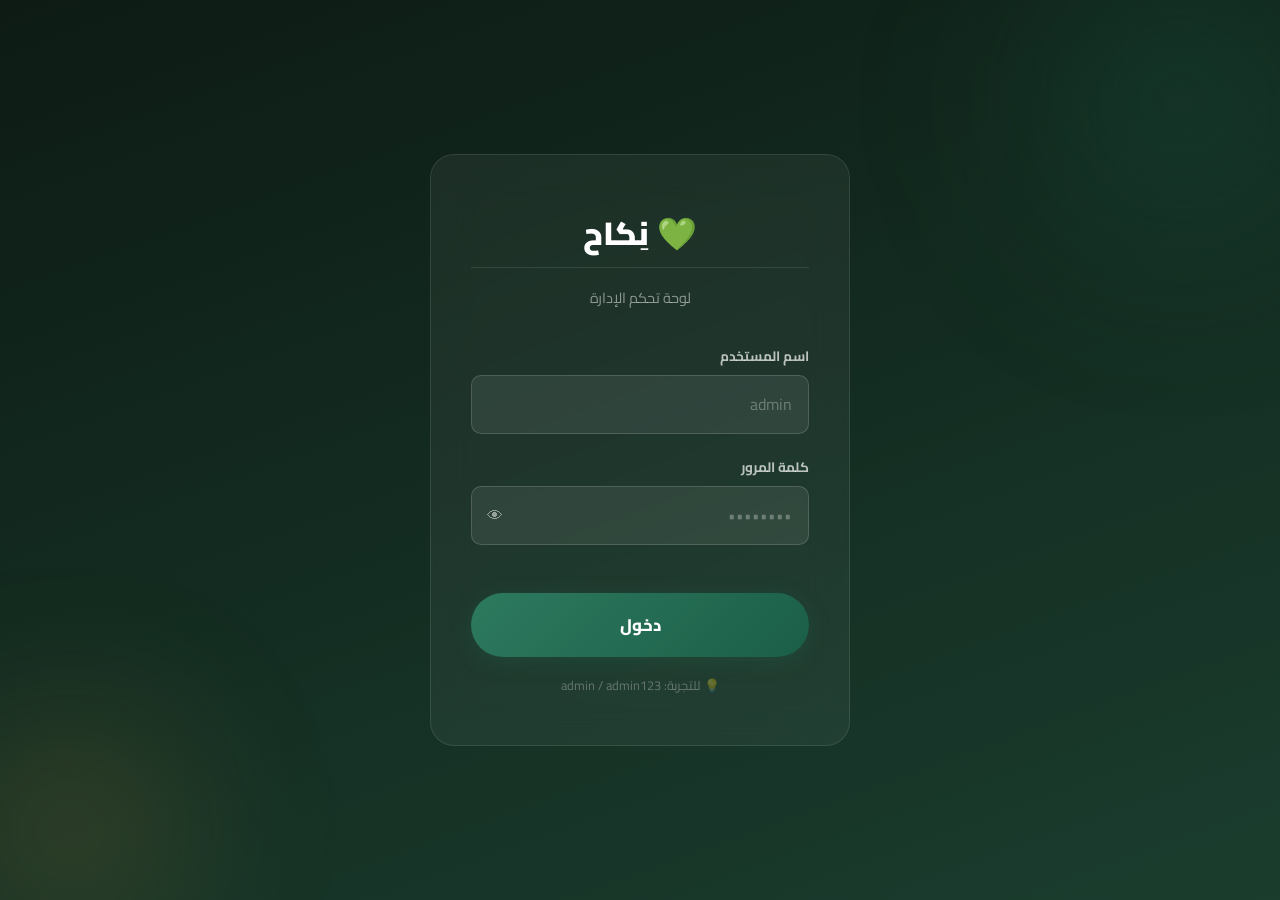
<file: admin.html>
<!DOCTYPE html>
<html lang="ar" dir="rtl">
<head>
  <meta charset="UTF-8" />
  <meta name="viewport" content="width=device-width, initial-scale=1.0" />
  <title>لوحة تحكم الإدارة — نِكاح</title>
  <link rel="preconnect" href="https://fonts.googleapis.com" />
  <link href="https://fonts.googleapis.com/css2?family=Cairo:wght@300;400;500;600;700;900&display=swap" rel="stylesheet" />
  <link rel="stylesheet" href="admin.css" />
</head>
<body class="admin-body">

  <!-- ===== LOGIN SCREEN ===== -->
  <div class="login-screen" id="loginScreen">
    <div class="login-bg">
      <div class="login-orb login-orb-1"></div>
      <div class="login-orb login-orb-2"></div>
    </div>
    <div class="login-card" id="loginCard">
      <div class="login-logo">
        <span>💚</span>
        <span class="login-logo-text">نِكاح</span>
      </div>
      <p class="login-sub">لوحة تحكم الإدارة</p>
      <form id="loginForm" novalidate>
        <div class="login-field">
          <label for="adminUser">اسم المستخدم</label>
          <input type="text" id="adminUser" placeholder="admin" autocomplete="username" />
        </div>
        <div class="login-field">
          <label for="adminPass">كلمة المرور</label>
          <div class="pass-wrap">
            <input type="password" id="adminPass" placeholder="••••••••" autocomplete="current-password" />
            <button type="button" id="togglePass" class="toggle-pass">👁</button>
          </div>
        </div>
        <div class="login-error" id="loginError"></div>
        <button type="submit" class="btn-login" id="loginBtn">دخول</button>
        <p class="login-hint">💡 للتجربة: admin / admin123</p>
      </form>
    </div>
  </div>

  <!-- ===== ADMIN DASHBOARD ===== -->
  <div class="admin-layout" id="adminLayout" style="display:none">

    <!-- SIDEBAR -->
    <aside class="sidebar" id="sidebar">
      <div class="sidebar-brand">
        <span class="brand-icon">💚</span>
        <span class="brand-text">نِكاح</span>
        <span class="brand-badge">Admin</span>
      </div>

      <nav class="sidebar-nav">
        <div class="nav-group-label">الرئيسية</div>
        <a href="#" class="sidebar-link active" data-page="dashboard" id="nav-dashboard">
          <span class="link-icon">📊</span>
          <span>لوحة التحكم</span>
        </a>

        <div class="nav-group-label">المستخدمون</div>
        <a href="#" class="sidebar-link" data-page="users" id="nav-users">
          <span class="link-icon">👥</span>
          <span>جميع المستخدمين</span>
          <span class="badge-count" id="pendingBadge">3</span>
        </a>
        <a href="#" class="sidebar-link" data-page="pending" id="nav-pending">
          <span class="link-icon">⏳</span>
          <span>بانتظار المراجعة</span>
        </a>
        <a href="#" class="sidebar-link" data-page="families" id="nav-families">
          <span class="link-icon">👨‍👩‍👧‍👦</span>
          <span>الحسابات العائلية</span>
        </a>

        <div class="nav-group-label">الإشراف</div>
        <a href="#" class="sidebar-link" data-page="messages" id="nav-messages">
          <span class="link-icon">💬</span>
          <span>مراقبة المحادثات</span>
        </a>
        <a href="#" class="sidebar-link" data-page="reports" id="nav-reports">
          <span class="link-icon">🚨</span>
          <span>البلاغات</span>
          <span class="badge-count red" id="reportsBadge">2</span>
        </a>

        <div class="nav-group-label">الإعدادات</div>
        <a href="#" class="sidebar-link" data-page="settings" id="nav-settings">
          <span class="link-icon">⚙️</span>
          <span>إعدادات الموقع</span>
        </a>
      </nav>

      <div class="sidebar-footer">
        <div class="admin-profile">
          <div class="admin-avatar">م</div>
          <div>
            <strong>مشرف عام</strong>
            <span>admin@nikah.com</span>
          </div>
        </div>
        <button class="btn-logout" id="logoutBtn" title="تسجيل الخروج">⏻</button>
      </div>
    </aside>

    <!-- MAIN CONTENT -->
    <main class="admin-main" id="adminMain">

      <!-- TOP BAR -->
      <header class="admin-topbar">
        <button class="sidebar-toggle" id="sidebarToggle">☰</button>
        <div class="topbar-title" id="topbarTitle">لوحة التحكم</div>
        <div class="topbar-right">
          <div class="topbar-search">
            <input type="text" placeholder="بحث في المستخدمين..." id="globalSearch" />
            <span>🔍</span>
          </div>
          <button class="notif-btn" id="notifBtn">
            🔔
            <span class="notif-dot"></span>
          </button>
        </div>
      </header>

      <!-- PAGE: DASHBOARD -->
      <div class="page active" id="page-dashboard">
        <div class="page-header">
          <h1>مرحباً، المشرف العام 👋</h1>
          <p id="currentDate"></p>
        </div>

        <!-- Stats Cards -->
        <div class="stats-row">
          <div class="stat-card" id="card-total">
            <div class="stat-icon" style="background:linear-gradient(135deg,#1B5E47,#2D7A5F)">👥</div>
            <div class="stat-info">
              <span class="stat-val" id="s-total">0</span>
              <span class="stat-lbl">إجمالي المستخدمين</span>
            </div>
            <div class="stat-trend up">+12% ↑</div>
          </div>
          <div class="stat-card" id="card-active">
            <div class="stat-icon" style="background:linear-gradient(135deg,#2196F3,#0D47A1)">✅</div>
            <div class="stat-info">
              <span class="stat-val" id="s-active">0</span>
              <span class="stat-lbl">مفعّلون</span>
            </div>
            <div class="stat-trend up">+8% ↑</div>
          </div>
          <div class="stat-card" id="card-pending">
            <div class="stat-icon" style="background:linear-gradient(135deg,#C8973A,#8B6914)">⏳</div>
            <div class="stat-info">
              <span class="stat-val" id="s-pending">0</span>
              <span class="stat-lbl">بانتظار المراجعة</span>
            </div>
            <div class="stat-trend">جديد اليوم</div>
          </div>
          <div class="stat-card" id="card-marriages">
            <div class="stat-icon" style="background:linear-gradient(135deg,#9C27B0,#4A148C)">💍</div>
            <div class="stat-info">
              <span class="stat-val" id="s-marriages">0</span>
              <span class="stat-lbl">زيجات ناجحة</span>
            </div>
            <div class="stat-trend up">+3 هذا الشهر ↑</div>
          </div>
        </div>

        <!-- Quick Actions -->
        <div class="section-title-row">
          <h2>طلبات تنتظر موافقتك</h2>
          <a href="#" class="view-all" data-page="pending">عرض الكل</a>
        </div>
        <div class="quick-pending" id="quickPending"></div>

        <!-- Recent Activity -->
        <div class="section-title-row" style="margin-top:2rem">
          <h2>آخر الأنشطة</h2>
        </div>
        <div class="activity-list" id="activityList"></div>
      </div>

      <!-- PAGE: USERS -->
      <div class="page" id="page-users">
        <div class="page-header">
          <h1>إدارة المستخدمين</h1>
          <button class="btn-add" id="btnAddUser">+ إضافة مستخدم</button>
        </div>

        <!-- Filters -->
        <div class="filters-bar">
          <div class="filter-tabs" id="filterTabs">
            <button class="filter-tab active" data-filter="all">الكل</button>
            <button class="filter-tab" data-filter="active">مفعّل</button>
            <button class="filter-tab" data-filter="pending">انتظار</button>
            <button class="filter-tab" data-filter="suspended">موقوف</button>
            <button class="filter-tab" data-filter="male">ذكور</button>
            <button class="filter-tab" data-filter="female">إناث</button>
          </div>
          <div class="filters-right">
            <input type="text" class="search-input" id="usersSearch" placeholder="ابحث بالاسم أو الجنسية..." />
            <select class="filter-select" id="sortSelect">
              <option value="newest">الأحدث أولاً</option>
              <option value="oldest">الأقدم أولاً</option>
              <option value="name">الاسم</option>
            </select>
          </div>
        </div>

        <!-- Users Table -->
        <div class="table-wrap">
          <table class="users-table" id="usersTable">
            <thead>
              <tr>
                <th><input type="checkbox" id="selectAll" /></th>
                <th>المستخدم</th>
                <th>الجنس</th>
                <th>الجنسية</th>
                <th>العمر</th>
                <th>النوع</th>
                <th>تاريخ التسجيل</th>
                <th>الحالة</th>
                <th>الإجراءات</th>
              </tr>
            </thead>
            <tbody id="usersTableBody"></tbody>
          </table>
        </div>

        <!-- Bulk Actions -->
        <div class="bulk-bar" id="bulkBar" style="display:none">
          <span id="selectedCount">0 محدد</span>
          <button class="bulk-btn approve" onclick="bulkAction('activate')">✅ تفعيل الكل</button>
          <button class="bulk-btn suspend" onclick="bulkAction('suspend')">⏸ إيقاف الكل</button>
          <button class="bulk-btn delete" onclick="bulkAction('delete')">🗑 حذف الكل</button>
        </div>

        <!-- Pagination -->
        <div class="pagination" id="pagination"></div>
      </div>

      <!-- PAGE: PENDING -->
      <div class="page" id="page-pending">
        <div class="page-header">
          <h1>⏳ بانتظار المراجعة</h1>
          <p>المستخدمون الجدد الذين يحتاجون إلى مراجعة وتفعيل</p>
        </div>
        <div class="pending-cards" id="pendingCards"></div>
      </div>

      <!-- PAGE: FAMILIES -->
      <div class="page" id="page-families">
        <div class="page-header">
          <h1>👨‍👩‍👧‍👦 الحسابات العائلية</h1>
        </div>
        <div class="families-grid" id="familiesGrid"></div>
      </div>

      <!-- PAGE: MESSAGES -->
      <div class="page" id="page-messages">
        <div class="page-header">
          <h1>💬 مراقبة المحادثات</h1>
          <p>جميع المحادثات النشطة بين الأعضاء</p>
        </div>
        <div class="conversations-list" id="conversationsList"></div>
      </div>

      <!-- PAGE: REPORTS -->
      <div class="page" id="page-reports">
        <div class="page-header">
          <h1>🚨 البلاغات</h1>
        </div>
        <div class="reports-list" id="reportsList"></div>
      </div>

      <!-- PAGE: SETTINGS -->
      <div class="page" id="page-settings">
        <div class="page-header">
          <h1>⚙️ إعدادات الموقع</h1>
        </div>
          <div class="settings-grid">
          <div class="settings-card wa-api-card" id="wa-api-card">
            <h3>💬 إعدادات واتساب API</h3>
            <div class="wa-api-status" id="waApiStatus">
              <span class="wa-dot" id="waDot"></span>
              <span id="waStatusText">جارٍ التحقق...</span>
            </div>
            <div class="setting-row column" style="margin-top:.75rem">
              <span>عنوان الـ API</span>
              <input class="api-input" type="text" id="waApiUrl" value="https://wats-enzn.onrender.com/api/v1/send" readonly />
            </div>
            <div class="setting-row column">
              <span>رمز الـ Token الحالي</span>
              <div class="token-wrap">
                <input class="api-input" type="password" id="waTokenInput" value="sau11zbtz1ruma8o2k5tt" />
                <button class="token-eye" id="tokenEye" onclick="toggleTokenVisibility()">👁</button>
                <button class="token-copy" onclick="copyToken()" title="نسخ">📋</button>
              </div>
            </div>
            <div class="setting-row">
              <span>حالة الإرسال</span>
              <label class="toggle"><input type="checkbox" id="waEnabled" checked /><span></span></label>
            </div>
            <div class="setting-row">
              <span>إشعار الترحيب عند التسجيل</span>
              <label class="toggle"><input type="checkbox" id="waSendWelcome" checked /><span></span></label>
            </div>
            <div class="wa-actions">
              <button class="btn-save-token" onclick="saveWaToken()">💾 حفظ التوكن</button>
              <button class="btn-test-wa" onclick="testWaApi()">🧪 اختبار الاتصال</button>
              <button class="btn-gen-token" onclick="generateNewToken()">🔄 توليد توكن جديد</button>
            </div>
            <div class="wa-log" id="waLog"></div>
          </div>

          <div class="settings-card">
            <h3>🔔 إعدادات الإشعارات</h3>
            <div class="setting-row">
              <span>إرسال إشعار عند تسجيل عضو جديد</span>
              <label class="toggle"><input type="checkbox" checked /><span></span></label>
            </div>
            <div class="setting-row">
              <span>تجنب أوقات الصلاة في الإشعارات</span>
              <label class="toggle"><input type="checkbox" checked /><span></span></label>
            </div>
            <div class="setting-row">
              <span>إشعارات البلاغات الفورية</span>
              <label class="toggle"><input type="checkbox" checked /><span></span></label>
            </div>
          </div>
          <div class="settings-card">
            <h3>🛡️ إعدادات الأمان</h3>
            <div class="setting-row">
              <span>التحقق بخطوتين للمشرفين</span>
              <label class="toggle"><input type="checkbox" checked /><span></span></label>
            </div>
            <div class="setting-row">
              <span>مراجعة الرسائل تلقائياً (AI)</span>
              <label class="toggle"><input type="checkbox" checked /><span></span></label>
            </div>
            <div class="setting-row">
              <span>حظر مشاركة أرقام الهاتف</span>
              <label class="toggle"><input type="checkbox" checked /><span></span></label>
            </div>
          </div>
          <div class="settings-card">
            <h3>⚖️ ضبط المطابقة الذكية</h3>
            <div class="setting-row column">
              <span>وزن الالتزام الديني</span>
              <div class="slider-row">
                <input type="range" min="10" max="50" value="30" id="relWeight" class="range-input" />
                <span id="relWeightVal">30%</span>
              </div>
            </div>
            <div class="setting-row column">
              <span>وزن توافق الأعمار</span>
              <div class="slider-row">
                <input type="range" min="5" max="40" value="20" id="ageWeight" class="range-input" />
                <span id="ageWeightVal">20%</span>
              </div>
            </div>
          </div>
          <div class="settings-card">
            <h3>🌐 إعدادات عامة</h3>
            <div class="setting-row">
              <span>وضع الصيانة</span>
              <label class="toggle"><input type="checkbox" /><span></span></label>
            </div>
            <div class="setting-row">
              <span>السماح بالتسجيل الجديد</span>
              <label class="toggle"><input type="checkbox" checked /><span></span></label>
            </div>
            <div class="setting-row">
              <span>الباقة المجانية مفعّلة</span>
              <label class="toggle"><input type="checkbox" checked /><span></span></label>
            </div>
          </div>
        </div>
        <button class="btn-save-settings" onclick="showToast('تم حفظ الإعدادات بنجاح ✅','success')">حفظ الإعدادات</button>
      </div>

    </main>
  </div>

  <!-- ===== USER DETAIL MODAL ===== -->
  <div class="modal-bg" id="userModal">
    <div class="modal-panel" id="modalPanel">
      <button class="modal-close" id="modalClose">✕</button>
      <div id="modalContent"></div>
    </div>
  </div>

  <!-- ===== TOAST ===== -->
  <div class="toast-container" id="toastContainer"></div>

  <script src="admin.js"></script>
</body>
</html>
</file>
<file: style.css>
/* =============================
   نِكاح - منصة الزواج الإسلامي
   هوية "ليالي الأندلس" - سارة مارتن
   ============================= */

/* ===== CSS CUSTOM PROPERTIES ===== */
:root {
  /* Andalus Palette — اقتراح سارة كندا */
  --emerald-deep: #1B5E47;
  --emerald-mid: #2D7A5F;
  --emerald-light: #4CAF80;
  --gold-deep: #8B6914;
  --gold-mid: #C8973A;
  --gold-light: #E8B86D;
  --cream: #F5EDD6;
  --cream-dark: #EDE0C4;
  --warm-white: #FDFAF4;

  /* Neutrals */
  --dark: #0D1B14;
  --dark-2: #1A2E23;
  --dark-3: #243B2D;
  --gray-dark: #4A5D54;
  --gray-mid: #7A8F85;
  --gray-light: #B8C8C0;
  --white: #FFFFFF;

  /* Semantic */
  --bg: #FDFAF4;
  --surface: #FFFFFF;
  --text-primary: #0D1B14;
  --text-secondary: #4A5D54;
  --text-muted: #7A8F85;
  --border: #D8EBE2;
  --border-dark: #B8C8C0;

  /* Spacing */
  --space-xs: 0.25rem;
  --space-sm: 0.5rem;
  --space-md: 1rem;
  --space-lg: 1.5rem;
  --space-xl: 2rem;
  --space-2xl: 3rem;
  --space-3xl: 4rem;

  /* Border radius */
  --radius-sm: 6px;
  --radius-md: 12px;
  --radius-lg: 20px;
  --radius-xl: 30px;
  --radius-full: 9999px;

  /* Shadows */
  --shadow-sm: 0 2px 8px rgba(27,94,71,0.08);
  --shadow-md: 0 8px 24px rgba(27,94,71,0.12);
  --shadow-lg: 0 16px 48px rgba(27,94,71,0.16);
  --shadow-gold: 0 8px 24px rgba(200,151,58,0.25);

  /* Transitions */
  --trans-fast: 150ms ease;
  --trans-mid: 300ms ease;
  --trans-slow: 500ms ease;

  /* Fonts */
  --font-body: 'Cairo', 'Segoe UI', sans-serif;
  --font-display: 'Cairo', sans-serif;
}

/* ===== RESET & BASE ===== */
*, *::before, *::after {
  box-sizing: border-box;
  margin: 0;
  padding: 0;
}

html {
  scroll-behavior: smooth;
  font-size: 16px;
}

body {
  font-family: var(--font-body);
  background-color: var(--bg);
  color: var(--text-primary);
  direction: rtl;
  line-height: 1.7;
  overflow-x: hidden;
}

a { text-decoration: none; color: inherit; }
img { max-width: 100%; display: block; }
button { cursor: pointer; border: none; background: none; font-family: inherit; }
input, select, textarea { font-family: inherit; }
ul { list-style: none; }

/* ===== CONTAINER ===== */
.container {
  max-width: 1200px;
  margin: 0 auto;
  padding: 0 var(--space-lg);
}

/* ===== SCROLLBAR ===== */
::-webkit-scrollbar { width: 6px; }
::-webkit-scrollbar-track { background: var(--cream); }
::-webkit-scrollbar-thumb { background: var(--emerald-mid); border-radius: 99px; }

/* ===== GRADIENT TEXT ===== */
.gradient-text {
  background: linear-gradient(135deg, var(--emerald-mid) 0%, var(--gold-mid) 100%);
  -webkit-background-clip: text;
  -webkit-text-fill-color: transparent;
  background-clip: text;
}

/* ===== BUTTONS ===== */
.btn-primary {
  display: inline-flex;
  align-items: center;
  gap: var(--space-sm);
  background: linear-gradient(135deg, var(--emerald-mid) 0%, var(--emerald-deep) 100%);
  color: var(--white);
  padding: 0.85rem 2rem;
  border-radius: var(--radius-full);
  font-size: 1rem;
  font-weight: 700;
  transition: all var(--trans-mid);
  box-shadow: 0 4px 15px rgba(27,94,71,0.3);
  position: relative;
  overflow: hidden;
}

.btn-primary::before {
  content: '';
  position: absolute;
  inset: 0;
  background: linear-gradient(135deg, var(--emerald-light) 0%, var(--emerald-mid) 100%);
  opacity: 0;
  transition: opacity var(--trans-mid);
}

.btn-primary:hover::before { opacity: 1; }
.btn-primary:hover { transform: translateY(-2px); box-shadow: 0 8px 25px rgba(27,94,71,0.4); }
.btn-primary > * { position: relative; }

.btn-secondary {
  display: inline-flex;
  align-items: center;
  gap: var(--space-sm);
  background: transparent;
  color: var(--emerald-deep);
  padding: 0.85rem 2rem;
  border-radius: var(--radius-full);
  font-size: 1rem;
  font-weight: 600;
  border: 2px solid var(--emerald-mid);
  transition: all var(--trans-mid);
}

.btn-secondary:hover {
  background: var(--emerald-deep);
  color: var(--white);
  transform: translateY(-2px);
}

.btn-nav {
  background: var(--gold-mid);
  color: var(--dark);
  padding: 0.5rem 1.5rem;
  border-radius: var(--radius-full);
  font-weight: 700;
  font-size: 0.9rem;
  transition: all var(--trans-mid);
  box-shadow: var(--shadow-gold);
}

.btn-nav:hover { background: var(--gold-deep); color: var(--white); transform: translateY(-1px); }

/* ===== SECTION COMMON ===== */
.section-header {
  text-align: center;
  margin-bottom: var(--space-3xl);
}

.section-tag {
  display: inline-block;
  background: linear-gradient(135deg, rgba(27,94,71,0.1), rgba(200,151,58,0.1));
  color: var(--emerald-mid);
  border: 1px solid rgba(27,94,71,0.2);
  padding: 0.35rem 1.2rem;
  border-radius: var(--radius-full);
  font-size: 0.85rem;
  font-weight: 700;
  letter-spacing: 0.05em;
  margin-bottom: var(--space-md);
}

.section-title {
  font-size: clamp(1.8rem, 3vw, 2.8rem);
  font-weight: 900;
  color: var(--text-primary);
  margin-bottom: var(--space-md);
  line-height: 1.3;
}

.section-desc {
  font-size: 1.1rem;
  color: var(--text-secondary);
  max-width: 600px;
  margin: 0 auto;
}

/* ===== NAVBAR ===== */
.navbar {
  position: fixed;
  top: 0;
  left: 0;
  right: 0;
  z-index: 1000;
  padding: 1rem 0;
  transition: all var(--trans-mid);
}

.navbar.scrolled {
  background: rgba(253,250,244,0.92);
  backdrop-filter: blur(20px);
  -webkit-backdrop-filter: blur(20px);
  border-bottom: 1px solid var(--border);
  box-shadow: var(--shadow-sm);
  padding: 0.6rem 0;
}

.nav-container {
  display: flex;
  align-items: center;
  justify-content: space-between;
  gap: var(--space-xl);
}

.logo {
  display: flex;
  align-items: center;
  gap: var(--space-sm);
}

.logo-icon { font-size: 1.8rem; }

.logo-text {
  font-size: 1.6rem;
  font-weight: 900;
  background: linear-gradient(135deg, var(--emerald-deep) 0%, var(--gold-mid) 100%);
  -webkit-background-clip: text;
  -webkit-text-fill-color: transparent;
  background-clip: text;
  font-family: 'Amiri', serif;
}

.logo-sub {
  font-size: 0.7rem;
  color: var(--text-muted);
  border-right: 2px solid var(--gold-light);
  padding-right: var(--space-sm);
  display: none;
}

@media (min-width: 900px) { .logo-sub { display: block; } }

.nav-links {
  display: flex;
  align-items: center;
  gap: var(--space-md);
}

.nav-link {
  color: var(--text-secondary);
  font-size: 0.95rem;
  font-weight: 600;
  padding: 0.4rem 0.8rem;
  border-radius: var(--radius-sm);
  transition: all var(--trans-fast);
  position: relative;
}

.nav-link::after {
  content: '';
  position: absolute;
  bottom: -2px;
  right: 50%;
  left: 50%;
  height: 2px;
  background: var(--gold-mid);
  transition: all var(--trans-mid);
  border-radius: 99px;
}

.nav-link:hover,
.nav-link.active { color: var(--emerald-deep); }
.nav-link:hover::after,
.nav-link.active::after { right: 0; left: 0; }

.hamburger {
  display: none;
  flex-direction: column;
  gap: 5px;
  padding: var(--space-sm);
}

.hamburger span {
  display: block;
  width: 24px;
  height: 2px;
  background: var(--emerald-deep);
  border-radius: 99px;
  transition: all var(--trans-mid);
}

/* ===== HERO ===== */
.hero {
  min-height: 100vh;
  display: flex;
  align-items: center;
  position: relative;
  padding: 8rem 0 4rem;
  overflow: hidden;
}

.hero-bg {
  position: absolute;
  inset: 0;
  background: linear-gradient(160deg, var(--dark) 0%, var(--dark-2) 40%, #1a3d2e 100%);
  z-index: 0;
}

.orb {
  position: absolute;
  border-radius: 50%;
  filter: blur(80px);
  animation: floatOrb 8s ease-in-out infinite;
}

.orb-1 {
  width: 500px;
  height: 500px;
  top: -100px;
  left: -100px;
  background: radial-gradient(circle, rgba(27,94,71,0.4) 0%, transparent 70%);
  animation-delay: 0s;
}

.orb-2 {
  width: 400px;
  height: 400px;
  bottom: -80px;
  right: -80px;
  background: radial-gradient(circle, rgba(200,151,58,0.3) 0%, transparent 70%);
  animation-delay: -4s;
}

.orb-3 {
  width: 300px;
  height: 300px;
  top: 50%;
  left: 40%;
  background: radial-gradient(circle, rgba(76,175,128,0.2) 0%, transparent 70%);
  animation-delay: -2s;
}

.pattern-overlay {
  position: absolute;
  inset: 0;
  background-image: url("data:image/svg+xml,%3Csvg width='60' height='60' viewBox='0 0 60 60' xmlns='http://www.w3.org/2000/svg'%3E%3Cg fill='none' fill-rule='evenodd'%3E%3Cg fill='%234CAF80' fill-opacity='0.04'%3E%3Cpath d='M36 34v-4h-2v4h-4v2h4v4h2v-4h4v-2h-4zm0-30V0h-2v4h-4v2h4v4h2V6h4V4h-4zM6 34v-4H4v4H0v2h4v4h2v-4h4v-2H6zM6 4V0H4v4H0v2h4v4h2V6h4V4H6z'/%3E%3C/g%3E%3C/g%3E%3C/svg%3E");
  opacity: 0.5;
}

.hero-content {
  position: relative;
  z-index: 1;
  text-align: center;
  max-width: 800px;
  margin: 0 auto;
}

.hero-badge {
  display: inline-flex;
  align-items: center;
  gap: var(--space-sm);
  background: rgba(200,151,58,0.15);
  border: 1px solid rgba(200,151,58,0.3);
  color: var(--gold-light);
  padding: 0.5rem 1.5rem;
  border-radius: var(--radius-full);
  font-size: 0.9rem;
  font-weight: 600;
  margin-bottom: var(--space-xl);
  backdrop-filter: blur(10px);
}

.hero-title {
  font-size: clamp(2.2rem, 5vw, 4rem);
  font-weight: 900;
  color: var(--white);
  line-height: 1.2;
  margin-bottom: var(--space-xl);
}

.hero-subtitle {
  font-size: clamp(1rem, 1.5vw, 1.2rem);
  color: rgba(255,255,255,0.75);
  max-width: 600px;
  margin: 0 auto var(--space-2xl);
  line-height: 1.8;
}

.hero-actions {
  display: flex;
  align-items: center;
  justify-content: center;
  gap: var(--space-md);
  flex-wrap: wrap;
  margin-bottom: var(--space-3xl);
}

.hero-actions .btn-secondary {
  color: rgba(255,255,255,0.8);
  border-color: rgba(255,255,255,0.3);
}

.hero-actions .btn-secondary:hover {
  background: rgba(255,255,255,0.1);
  color: var(--white);
  border-color: rgba(255,255,255,0.6);
}

.hero-stats {
  display: flex;
  align-items: center;
  justify-content: center;
  gap: var(--space-2xl);
  flex-wrap: wrap;
}

.stat-item {
  display: flex;
  flex-direction: column;
  align-items: center;
}

.stat-num {
  font-size: clamp(2rem, 4vw, 3rem);
  font-weight: 900;
  color: var(--gold-light);
  line-height: 1;
}

.stat-plus, .stat-percent {
  font-size: 1.5rem;
  font-weight: 900;
  color: var(--gold-mid);
}

.stat-label {
  font-size: 0.85rem;
  color: rgba(255,255,255,0.6);
  margin-top: 4px;
}

.stat-divider {
  width: 1px;
  height: 50px;
  background: rgba(255,255,255,0.15);
}

.hero-scroll {
  position: absolute;
  bottom: 2rem;
  left: 50%;
  transform: translateX(-50%);
  z-index: 1;
}

.scroll-indicator {
  width: 26px;
  height: 44px;
  border: 2px solid rgba(255,255,255,0.3);
  border-radius: 99px;
  display: flex;
  align-items: flex-start;
  justify-content: center;
  padding-top: 6px;
}

.scroll-indicator span {
  width: 3px;
  height: 10px;
  background: rgba(255,255,255,0.6);
  border-radius: 99px;
  animation: scrollBounce 2s ease-in-out infinite;
}

/* ===== TRUST SECTION ===== */
.trust-section {
  background: var(--white);
  padding: var(--space-xl) 0;
  border-bottom: 1px solid var(--border);
}

.trust-grid {
  display: flex;
  align-items: center;
  justify-content: center;
  gap: var(--space-2xl);
  flex-wrap: wrap;
}

.trust-item {
  display: flex;
  align-items: center;
  gap: var(--space-sm);
  color: var(--text-secondary);
  font-size: 0.95rem;
  font-weight: 600;
}

.trust-icon { font-size: 1.3rem; }

/* ===== FEATURES ===== */
.features {
  padding: 6rem 0;
  background: var(--bg);
}

.features-grid {
  display: grid;
  grid-template-columns: repeat(3, 1fr);
  gap: var(--space-lg);
}

.feature-card {
  background: var(--white);
  border-radius: var(--radius-lg);
  padding: var(--space-2xl);
  border: 1px solid var(--border);
  transition: all var(--trans-mid);
  position: relative;
  overflow: hidden;
}

.feature-card::before {
  content: '';
  position: absolute;
  top: 0;
  right: 0;
  width: 100px;
  height: 100px;
  background: radial-gradient(circle, rgba(200,151,58,0.1) 0%, transparent 70%);
}

.feature-card:hover {
  transform: translateY(-6px);
  box-shadow: var(--shadow-lg);
  border-color: var(--emerald-light);
}

.feature-card.featured {
  background: linear-gradient(135deg, var(--emerald-deep) 0%, var(--dark-2) 100%);
  color: var(--white);
  border-color: transparent;
}

.feature-card.featured h3 { color: var(--white); }
.feature-card.featured p { color: rgba(255,255,255,0.75); }

.feature-badge {
  position: absolute;
  top: 1rem;
  left: 1rem;
  background: var(--gold-mid);
  color: var(--dark);
  padding: 0.25rem 0.75rem;
  border-radius: var(--radius-full);
  font-size: 0.75rem;
  font-weight: 800;
}

.feature-icon-wrap {
  width: 60px;
  height: 60px;
  background: linear-gradient(135deg, rgba(27,94,71,0.1), rgba(200,151,58,0.1));
  border-radius: var(--radius-md);
  display: flex;
  align-items: center;
  justify-content: center;
  margin-bottom: var(--space-lg);
}

.feature-card.featured .feature-icon-wrap {
  background: rgba(255,255,255,0.15);
}

.feature-icon { font-size: 1.8rem; }

.feature-card h3 {
  font-size: 1.15rem;
  font-weight: 800;
  color: var(--text-primary);
  margin-bottom: var(--space-sm);
  line-height: 1.4;
}

.feature-card p {
  font-size: 0.9rem;
  color: var(--text-secondary);
  line-height: 1.7;
  margin-bottom: var(--space-md);
}

.feature-tag {
  display: inline-block;
  background: rgba(27,94,71,0.1);
  color: var(--emerald-mid);
  padding: 0.2rem 0.7rem;
  border-radius: var(--radius-full);
  font-size: 0.75rem;
  font-weight: 700;
}

.feature-card.featured .feature-tag {
  background: rgba(255,255,255,0.2);
  color: var(--gold-light);
}

/* ===== HOW IT WORKS ===== */
.how-it-works {
  padding: 6rem 0;
  background: linear-gradient(180deg, var(--white) 0%, var(--cream) 100%);
}

.steps-timeline {
  display: grid;
  grid-template-columns: repeat(4, 1fr);
  gap: 0;
  position: relative;
  max-width: 1000px;
  margin: 0 auto;
}

.steps-timeline::before {
  content: '';
  position: absolute;
  top: 40px;
  right: 12.5%;
  left: 12.5%;
  height: 2px;
  background: linear-gradient(90deg, var(--emerald-mid), var(--gold-mid));
  z-index: 0;
}

.step {
  position: relative;
  display: flex;
  flex-direction: column;
  align-items: center;
  text-align: center;
  z-index: 1;
}

.step-number {
  width: 80px;
  height: 80px;
  background: linear-gradient(135deg, var(--emerald-mid), var(--emerald-deep));
  color: var(--white);
  border-radius: 50%;
  display: flex;
  align-items: center;
  justify-content: center;
  font-size: 1.8rem;
  font-weight: 900;
  font-family: 'Amiri', serif;
  margin-bottom: var(--space-lg);
  box-shadow: 0 8px 24px rgba(27,94,71,0.3);
  border: 4px solid var(--cream);
  position: relative;
  z-index: 2;
}

.step-content {
  padding: 0 var(--space-md);
}

.step-icon { font-size: 1.5rem; margin-bottom: var(--space-sm); }

.step-content h3 {
  font-size: 1rem;
  font-weight: 800;
  color: var(--emerald-deep);
  margin-bottom: var(--space-sm);
}

.step-content p {
  font-size: 0.85rem;
  color: var(--text-secondary);
  line-height: 1.7;
}

/* ===== REGISTER SECTION ===== */
.register-section {
  padding: 6rem 0;
  background: var(--bg);
}

.register-wrapper {
  display: grid;
  grid-template-columns: 1fr 1.5fr;
  gap: var(--space-3xl);
  align-items: start;
}

.register-info {
  padding-top: var(--space-xl);
}

.register-info h2 {
  font-size: 2rem;
  font-weight: 900;
  color: var(--emerald-deep);
  margin: var(--space-md) 0;
}

.register-info > p {
  color: var(--text-secondary);
  font-size: 1.05rem;
  margin-bottom: var(--space-xl);
  line-height: 1.7;
}

.register-benefits {
  display: flex;
  flex-direction: column;
  gap: var(--space-sm);
  margin-bottom: var(--space-2xl);
}

.register-benefits li {
  display: flex;
  align-items: center;
  gap: var(--space-md);
  font-size: 0.95rem;
  color: var(--text-primary);
  font-weight: 600;
}

.quran-verse {
  background: linear-gradient(135deg, var(--emerald-deep), var(--dark-2));
  color: var(--white);
  padding: var(--space-xl);
  border-radius: var(--radius-lg);
  border-right: 4px solid var(--gold-mid);
  position: relative;
}

.quran-verse::before {
  content: '﴿';
  position: absolute;
  top: 0.5rem;
  right: 1rem;
  font-size: 3rem;
  color: rgba(200,151,58,0.3);
  font-family: 'Amiri', serif;
  line-height: 1;
}

.quran-verse p {
  font-family: 'Amiri', serif;
  font-size: 1.15rem;
  line-height: 1.9;
  margin-bottom: var(--space-sm);
}

.quran-verse span {
  font-size: 0.8rem;
  color: var(--gold-light);
}

/* ===== FORM CARD ===== */
.register-form-card {
  background: var(--white);
  border-radius: var(--radius-xl);
  box-shadow: var(--shadow-lg);
  overflow: hidden;
  border: 1px solid var(--border);
}

.form-tabs {
  display: flex;
  background: var(--cream);
  border-bottom: 1px solid var(--border);
}

.tab-btn {
  flex: 1;
  padding: 1rem;
  font-size: 0.85rem;
  font-weight: 700;
  color: var(--text-muted);
  transition: all var(--trans-mid);
  border-bottom: 3px solid transparent;
  font-family: var(--font-body);
}

.tab-btn:hover { color: var(--emerald-mid); }
.tab-btn.active {
  color: var(--emerald-deep);
  background: var(--white);
  border-bottom-color: var(--emerald-mid);
}

.register-form {
  padding: var(--space-xl);
  display: flex;
  flex-direction: column;
  gap: var(--space-md);
}

.form-row {
  display: grid;
  grid-template-columns: 1fr 1fr;
  gap: var(--space-md);
}

.form-group {
  display: flex;
  flex-direction: column;
  gap: 6px;
}

.form-group.full-width { grid-column: 1 / -1; }

.form-group label {
  font-size: 0.85rem;
  font-weight: 700;
  color: var(--text-secondary);
}

.form-group input,
.form-group select,
.form-group textarea {
  padding: 0.75rem 1rem;
  border: 1.5px solid var(--border);
  border-radius: var(--radius-md);
  font-size: 0.95rem;
  color: var(--text-primary);
  background: var(--bg);
  transition: all var(--trans-fast);
  outline: none;
  direction: rtl;
}

.form-group input:focus,
.form-group select:focus,
.form-group textarea:focus {
  border-color: var(--emerald-mid);
  background: var(--white);
  box-shadow: 0 0 0 3px rgba(27,94,71,0.1);
}

.form-group textarea { resize: vertical; min-height: 80px; }

.form-check {
  display: flex;
  align-items: flex-start;
  gap: var(--space-sm);
  font-size: 0.85rem;
  color: var(--text-secondary);
}

.form-check input[type="checkbox"] {
  width: 18px;
  height: 18px;
  accent-color: var(--emerald-mid);
  flex-shrink: 0;
  margin-top: 2px;
}

.form-check .link {
  color: var(--emerald-mid);
  font-weight: 600;
  text-decoration: underline;
}

.btn-submit {
  display: flex;
  align-items: center;
  justify-content: center;
  gap: var(--space-sm);
  background: linear-gradient(135deg, var(--emerald-mid) 0%, var(--emerald-deep) 100%);
  color: var(--white);
  padding: 1rem 2rem;
  border-radius: var(--radius-full);
  font-size: 1.05rem;
  font-weight: 800;
  transition: all var(--trans-mid);
  box-shadow: 0 4px 20px rgba(27,94,71,0.4);
  width: 100%;
  font-family: var(--font-body);
}

.btn-submit:hover {
  transform: translateY(-2px);
  box-shadow: 0 8px 30px rgba(27,94,71,0.5);
}

.btn-submit:active { transform: translateY(0); }

/* ===== PROFILES PREVIEW ===== */
.profiles-preview {
  padding: 6rem 0;
  background: linear-gradient(180deg, var(--cream) 0%, var(--white) 100%);
}

.profiles-grid {
  display: grid;
  grid-template-columns: repeat(4, 1fr);
  gap: var(--space-lg);
  margin-bottom: var(--space-2xl);
}

.profile-card {
  background: var(--white);
  border-radius: var(--radius-lg);
  padding: var(--space-xl);
  border: 1px solid var(--border);
  transition: all var(--trans-mid);
  display: flex;
  flex-direction: column;
  align-items: center;
  text-align: center;
  gap: var(--space-md);
}

.profile-card:hover {
  transform: translateY(-4px);
  box-shadow: var(--shadow-lg);
  border-color: var(--gold-light);
}

.profile-avatar {
  width: 80px;
  height: 80px;
  border-radius: 50%;
  display: flex;
  align-items: center;
  justify-content: center;
  font-size: 2rem;
  font-weight: 900;
  color: var(--white);
  position: relative;
}

.profile-avatar.male {
  background: linear-gradient(135deg, var(--emerald-mid), var(--emerald-deep));
}

.profile-avatar.female {
  background: linear-gradient(135deg, var(--gold-mid), var(--gold-deep));
}

.verified-badge {
  position: absolute;
  bottom: 0;
  left: 0;
  width: 22px;
  height: 22px;
  background: #2196F3;
  color: var(--white);
  border-radius: 50%;
  display: flex;
  align-items: center;
  justify-content: center;
  font-size: 0.65rem;
  font-weight: 800;
  border: 2px solid var(--white);
}

.profile-info { width: 100%; }

.profile-info h4 {
  font-size: 1rem;
  font-weight: 800;
  color: var(--text-primary);
  margin-bottom: var(--space-sm);
}

.profile-meta {
  display: flex;
  flex-wrap: wrap;
  gap: 4px;
  justify-content: center;
  margin-bottom: var(--space-sm);
}

.meta-tag {
  background: var(--cream);
  color: var(--text-secondary);
  padding: 2px 8px;
  border-radius: var(--radius-full);
  font-size: 0.75rem;
  font-weight: 600;
}

.profile-tags {
  display: flex;
  flex-wrap: wrap;
  gap: 4px;
  justify-content: center;
  margin-bottom: var(--space-md);
}

.tag {
  background: rgba(27,94,71,0.08);
  color: var(--emerald-mid);
  padding: 3px 10px;
  border-radius: var(--radius-full);
  font-size: 0.75rem;
  font-weight: 700;
}

.compatibility-bar { width: 100%; }

.compatibility-bar > span {
  display: block;
  font-size: 0.75rem;
  color: var(--text-muted);
  margin-bottom: 4px;
  text-align: right;
}

.bar {
  height: 8px;
  background: var(--border);
  border-radius: 99px;
  overflow: hidden;
}

.bar-fill {
  height: 100%;
  background: linear-gradient(90deg, var(--emerald-mid), var(--gold-mid));
  border-radius: 99px;
  display: flex;
  align-items: center;
  justify-content: flex-end;
  padding-left: 4px;
  font-size: 0.65rem;
  color: var(--white);
  font-weight: 800;
  transition: width 1.5s ease;
}

.btn-interest {
  background: linear-gradient(135deg, var(--gold-light), var(--gold-mid));
  color: var(--dark);
  padding: 0.6rem 1.5rem;
  border-radius: var(--radius-full);
  font-size: 0.85rem;
  font-weight: 800;
  transition: all var(--trans-mid);
  width: 100%;
  font-family: var(--font-body);
}

.btn-interest:hover {
  transform: translateY(-2px);
  box-shadow: var(--shadow-gold);
  background: linear-gradient(135deg, var(--gold-mid), var(--gold-deep));
  color: var(--white);
}

.profiles-cta {
  text-align: center;
  padding: var(--space-2xl);
  background: linear-gradient(135deg, rgba(27,94,71,0.05), rgba(200,151,58,0.05));
  border-radius: var(--radius-lg);
  border: 1px dashed var(--emerald-light);
}

.profiles-cta p {
  color: var(--text-secondary);
  margin-bottom: var(--space-lg);
  font-size: 1rem;
}

/* ===== TESTIMONIALS ===== */
.testimonials {
  padding: 6rem 0;
  background: linear-gradient(160deg, var(--dark) 0%, var(--dark-2) 100%);
  position: relative;
  overflow: hidden;
}

.testimonials::before {
  content: '';
  position: absolute;
  inset: 0;
  background-image: url("data:image/svg+xml,%3Csvg width='60' height='60' viewBox='0 0 60 60' xmlns='http://www.w3.org/2000/svg'%3E%3Cg fill='none' fill-rule='evenodd'%3E%3Cg fill='%234CAF80' fill-opacity='0.04'%3E%3Cpath d='M36 34v-4h-2v4h-4v2h4v4h2v-4h4v-2h-4zm0-30V0h-2v4h-4v2h4v4h2V6h4V4h-4zM6 34v-4H4v4H0v2h4v4h2v-4h4v-2H6zM6 4V0H4v4H0v2h4v4h2V6h4V4H6z'/%3E%3C/g%3E%3C/g%3E%3C/svg%3E");
}

.testimonials .section-header .section-title { color: var(--white); }
.testimonials .section-tag { 
  background: rgba(200,151,58,0.15);
  border-color: rgba(200,151,58,0.3);
  color: var(--gold-light);
}

.testimonials-slider {
  position: relative;
  max-width: 700px;
  margin: 0 auto var(--space-xl);
}

.testimonial-card {
  background: rgba(255,255,255,0.07);
  backdrop-filter: blur(10px);
  border: 1px solid rgba(255,255,255,0.1);
  border-radius: var(--radius-xl);
  padding: var(--space-2xl);
  display: none;
  animation: fadeInUp 0.5s ease;
}

.testimonial-card.active { display: block; }

.quote-icon {
  font-size: 4rem;
  color: var(--gold-mid);
  line-height: 0.8;
  margin-bottom: var(--space-lg);
  font-family: 'Amiri', serif;
  opacity: 0.6;
}

.testimonial-text {
  font-size: 1.05rem;
  color: rgba(255,255,255,0.85);
  line-height: 1.9;
  margin-bottom: var(--space-xl);
}

.testimonial-author {
  display: flex;
  align-items: center;
  gap: var(--space-md);
}

.author-avatar {
  width: 50px;
  height: 50px;
  border-radius: 50%;
  display: flex;
  align-items: center;
  justify-content: center;
  font-size: 1.2rem;
  font-weight: 900;
  color: var(--white);
  flex-shrink: 0;
}

.author-avatar.male { background: linear-gradient(135deg, var(--emerald-mid), var(--emerald-deep)); }
.author-avatar.female { background: linear-gradient(135deg, var(--gold-mid), var(--gold-deep)); }

.testimonial-author strong {
  display: block;
  color: var(--white);
  font-weight: 700;
}

.testimonial-author span {
  color: var(--gold-light);
  font-size: 0.85rem;
}

.testimonial-dots {
  display: flex;
  justify-content: center;
  gap: var(--space-sm);
}

.dot {
  width: 10px;
  height: 10px;
  border-radius: 50%;
  background: rgba(255,255,255,0.3);
  transition: all var(--trans-mid);
}

.dot.active {
  background: var(--gold-mid);
  width: 30px;
  border-radius: 99px;
}

/* ===== PRICING ===== */
.pricing {
  padding: 6rem 0;
  background: var(--bg);
}

.pricing-grid {
  display: grid;
  grid-template-columns: repeat(3, 1fr);
  gap: var(--space-lg);
  max-width: 1000px;
  margin: 0 auto;
}

.pricing-card {
  background: var(--white);
  border-radius: var(--radius-xl);
  padding: var(--space-2xl);
  border: 1px solid var(--border);
  transition: all var(--trans-mid);
  position: relative;
  text-align: center;
}

.pricing-card:hover { transform: translateY(-4px); box-shadow: var(--shadow-lg); }

.pricing-card.featured {
  background: linear-gradient(160deg, var(--emerald-deep) 0%, var(--dark-2) 100%);
  border-color: var(--emerald-mid);
  transform: scale(1.04);
  box-shadow: var(--shadow-lg);
}

.pricing-card.featured:hover { transform: scale(1.06) translateY(-4px); }

.plan-badge {
  position: absolute;
  top: -14px;
  left: 50%;
  transform: translateX(-50%);
  background: var(--gold-mid);
  color: var(--dark);
  padding: 0.3rem 1.2rem;
  border-radius: var(--radius-full);
  font-size: 0.8rem;
  font-weight: 800;
  white-space: nowrap;
}

.plan-name {
  font-size: 1.2rem;
  font-weight: 800;
  color: var(--text-secondary);
  margin-bottom: var(--space-md);
}

.pricing-card.featured .plan-name { color: rgba(255,255,255,0.7); }

.plan-price {
  display: flex;
  align-items: baseline;
  justify-content: center;
  gap: 4px;
  margin-bottom: var(--space-xl);
}

.price-currency {
  font-size: 0.9rem;
  font-weight: 700;
  color: var(--text-muted);
}

.price-amount {
  font-size: 2.5rem;
  font-weight: 900;
  color: var(--text-primary);
}

.price-period {
  font-size: 0.85rem;
  color: var(--text-muted);
}

.pricing-card.featured .price-currency,
.pricing-card.featured .price-amount,
.pricing-card.featured .price-period { color: var(--white); }

.plan-features {
  text-align: right;
  margin-bottom: var(--space-xl);
  display: flex;
  flex-direction: column;
  gap: var(--space-sm);
}

.plan-features li {
  font-size: 0.9rem;
  color: var(--text-secondary);
}

.pricing-card.featured .plan-features li { color: rgba(255,255,255,0.8); }

.btn-plan {
  display: block;
  width: 100%;
  text-align: center;
  padding: 0.9rem;
  border-radius: var(--radius-full);
  font-size: 1rem;
  font-weight: 800;
  border: 2px solid var(--emerald-mid);
  color: var(--emerald-mid);
  transition: all var(--trans-mid);
  font-family: var(--font-body);
}

.btn-plan:hover {
  background: var(--emerald-mid);
  color: var(--white);
  transform: translateY(-2px);
}

.btn-plan.featured {
  background: var(--gold-mid);
  border-color: var(--gold-mid);
  color: var(--dark);
}

.btn-plan.featured:hover {
  background: var(--gold-deep);
  border-color: var(--gold-deep);
  color: var(--white);
}

/* ===== FAQ ===== */
.faq-section {
  padding: 6rem 0;
  background: var(--white);
}

.faq-list {
  max-width: 800px;
  margin: 0 auto;
  display: flex;
  flex-direction: column;
  gap: var(--space-sm);
}

.faq-item {
  border: 1px solid var(--border);
  border-radius: var(--radius-md);
  overflow: hidden;
  transition: all var(--trans-mid);
}

.faq-item.open {
  border-color: var(--emerald-light);
  box-shadow: var(--shadow-sm);
}

.faq-question {
  width: 100%;
  display: flex;
  align-items: center;
  justify-content: space-between;
  padding: var(--space-lg) var(--space-xl);
  font-size: 1rem;
  font-weight: 700;
  color: var(--text-primary);
  text-align: right;
  font-family: var(--font-body);
  transition: all var(--trans-mid);
  background: none;
  gap: var(--space-lg);
}

.faq-question:hover { color: var(--emerald-mid); }

.faq-item.open .faq-question { color: var(--emerald-deep); }

.faq-arrow {
  flex-shrink: 0;
  font-size: 0.8rem;
  color: var(--text-muted);
  transition: transform var(--trans-mid);
}

.faq-item.open .faq-arrow { transform: rotate(180deg); color: var(--emerald-mid); }

.faq-answer {
  max-height: 0;
  overflow: hidden;
  transition: max-height var(--trans-slow);
}

.faq-answer p {
  padding: 0 var(--space-xl) var(--space-lg);
  font-size: 0.95rem;
  color: var(--text-secondary);
  line-height: 1.8;
}

/* ===== FOOTER ===== */
.footer { background: var(--dark); color: rgba(255,255,255,0.8); }

.footer-top { padding: 4rem 0 2rem; }

.footer-grid {
  display: grid;
  grid-template-columns: 2fr 1fr 1fr 1.5fr;
  gap: var(--space-2xl);
}

.footer-brand p {
  font-size: 0.9rem;
  line-height: 1.8;
  color: rgba(255,255,255,0.6);
  margin: var(--space-lg) 0;
  max-width: 300px;
}

.footer-brand .logo-text { color: var(--gold-light); -webkit-text-fill-color: var(--gold-light); }

.social-links { display: flex; gap: var(--space-sm); }

.social-btn {
  width: 40px;
  height: 40px;
  background: rgba(255,255,255,0.08);
  border-radius: var(--radius-sm);
  display: flex;
  align-items: center;
  justify-content: center;
  color: rgba(255,255,255,0.7);
  font-size: 1rem;
  transition: all var(--trans-mid);
  text-decoration: none;
}

.social-btn:hover { background: var(--emerald-mid); color: var(--white); transform: translateY(-2px); }

.footer-links h4,
.footer-contact h4 {
  color: var(--gold-light);
  font-size: 1rem;
  font-weight: 800;
  margin-bottom: var(--space-lg);
}

.footer-links ul,
.footer-contact ul { display: flex; flex-direction: column; gap: var(--space-sm); }

.footer-links a {
  color: rgba(255,255,255,0.6);
  font-size: 0.9rem;
  transition: color var(--trans-fast);
}

.footer-links a:hover { color: var(--gold-light); }

.footer-contact li { font-size: 0.9rem; color: rgba(255,255,255,0.6); }

.footer-app-badges {
  display: flex;
  gap: var(--space-sm);
  margin-top: var(--space-lg);
}

.app-badge {
  background: rgba(255,255,255,0.08);
  border: 1px solid rgba(255,255,255,0.15);
  color: rgba(255,255,255,0.7);
  padding: 0.5rem 1rem;
  border-radius: var(--radius-sm);
  font-size: 0.8rem;
  font-weight: 600;
}

.footer-bottom {
  border-top: 1px solid rgba(255,255,255,0.08);
  padding: var(--space-lg) 0;
  text-align: center;
  font-size: 0.85rem;
  color: rgba(255,255,255,0.4);
}

/* ===== MODAL ===== */
.modal-overlay {
  position: fixed;
  inset: 0;
  background: rgba(0,0,0,0.7);
  backdrop-filter: blur(10px);
  z-index: 2000;
  display: none;
  align-items: center;
  justify-content: center;
  padding: var(--space-lg);
}

.modal-overlay.active { display: flex; }

.modal-card {
  background: var(--white);
  border-radius: var(--radius-xl);
  padding: var(--space-3xl);
  text-align: center;
  max-width: 400px;
  width: 100%;
  animation: popIn 0.4s cubic-bezier(0.34, 1.56, 0.64, 1);
}

.modal-icon { font-size: 4rem; margin-bottom: var(--space-lg); }

.modal-card h3 {
  font-size: 1.5rem;
  font-weight: 900;
  color: var(--emerald-deep);
  margin-bottom: var(--space-sm);
}

.modal-card p {
  color: var(--text-secondary);
  margin-bottom: var(--space-xl);
  line-height: 1.7;
}

/* ===== WHATSAPP ===== */
.whatsapp-float {
  position: fixed;
  bottom: 2rem;
  left: 2rem;
  width: 58px;
  height: 58px;
  background: #25D366;
  border-radius: 50%;
  display: flex;
  align-items: center;
  justify-content: center;
  color: var(--white);
  box-shadow: 0 4px 20px rgba(37,211,102,0.4);
  z-index: 900;
  transition: all var(--trans-mid);
  animation: pulseGreen 3s ease-in-out infinite;
}

.whatsapp-float:hover { transform: scale(1.1); box-shadow: 0 8px 30px rgba(37,211,102,0.5); }

/* ===== ANIMATIONS ===== */
@keyframes floatOrb {
  0%, 100% { transform: translate(0, 0) scale(1); }
  33% { transform: translate(20px, -20px) scale(1.05); }
  66% { transform: translate(-15px, 15px) scale(0.95); }
}

@keyframes scrollBounce {
  0%, 100% { transform: translateY(0); opacity: 1; }
  50% { transform: translateY(12px); opacity: 0.4; }
}

@keyframes fadeInUp {
  from { opacity: 0; transform: translateY(20px); }
  to { opacity: 1; transform: translateY(0); }
}

@keyframes popIn {
  from { opacity: 0; transform: scale(0.8); }
  to { opacity: 1; transform: scale(1); }
}

@keyframes pulseGreen {
  0%, 100% { box-shadow: 0 4px 20px rgba(37,211,102,0.4); }
  50% { box-shadow: 0 4px 40px rgba(37,211,102,0.7); }
}

/* ===== ANIMATE-IN ===== */
.animate-in {
  opacity: 0;
  transform: translateY(30px);
  transition: opacity 0.8s ease, transform 0.8s ease;
}

.animate-in.visible {
  opacity: 1;
  transform: translateY(0);
}

.delay-1 { transition-delay: 0.15s; }
.delay-2 { transition-delay: 0.3s; }
.delay-3 { transition-delay: 0.45s; }
.delay-4 { transition-delay: 0.6s; }

/* ===== RESPONSIVE ===== */
@media (max-width: 1024px) {
  .features-grid { grid-template-columns: repeat(2, 1fr); }
  .profiles-grid { grid-template-columns: repeat(2, 1fr); }
  .footer-grid { grid-template-columns: 1fr 1fr; gap: var(--space-xl); }
}

@media (max-width: 768px) {
  .nav-links {
    position: fixed;
    top: 70px;
    right: 0;
    left: 0;
    background: rgba(253,250,244,0.97);
    backdrop-filter: blur(20px);
    flex-direction: column;
    padding: var(--space-xl);
    gap: var(--space-md);
    border-bottom: 1px solid var(--border);
    transform: translateY(-120%);
    transition: transform var(--trans-mid);
    z-index: 999;
  }

  .nav-links.open { transform: translateY(0); }
  .hamburger { display: flex; }

  .hero-stats { gap: var(--space-lg); }
  .stat-divider { display: none; }

  .features-grid { grid-template-columns: 1fr; }
  .steps-timeline { grid-template-columns: 1fr; gap: var(--space-xl); }
  .steps-timeline::before { display: none; }

  .register-wrapper { grid-template-columns: 1fr; }
  .form-row { grid-template-columns: 1fr; }

  .profiles-grid { grid-template-columns: 1fr 1fr; }
  .pricing-grid { grid-template-columns: 1fr; }
  .pricing-card.featured { transform: scale(1); }
  .footer-grid { grid-template-columns: 1fr; }

  .trust-grid { gap: var(--space-lg); }
  .hero-actions { flex-direction: column; }
}

@media (max-width: 480px) {
  .profiles-grid { grid-template-columns: 1fr; }
  .hero-title { font-size: 2rem; }
  .form-tabs { flex-direction: column; }
}

/* ===== WHATSAPP INPUT ===== */
.wa-label-hint {
  background: #25D366;
  color: #fff;
  font-size: 0.7rem;
  font-weight: 700;
  padding: 2px 8px;
  border-radius: 99px;
  margin-right: 6px;
  vertical-align: middle;
}

.wa-input-wrap {
  display: flex;
  align-items: center;
  border: 2px solid var(--border);
  border-radius: var(--radius-md);
  background: var(--bg);
  overflow: hidden;
  transition: all var(--trans-fast);
  position: relative;
}

.wa-input-wrap:focus-within {
  border-color: #25D366;
  background: var(--white);
  box-shadow: 0 0 0 3px rgba(37,211,102,0.15);
}

.wa-country-select {
  display: flex;
  align-items: center;
  gap: 4px;
  padding: 0 0.75rem;
  border-left: 2px solid var(--border);
  background: var(--cream);
  height: 100%;
  flex-shrink: 0;
}

.wa-flag { font-size: 1.3rem; line-height: 1; pointer-events: none; }

.wa-country-select select {
  border: none !important;
  background: transparent !important;
  box-shadow: none !important;
  padding: 0.75rem 0 !important;
  font-size: 0.85rem !important;
  font-weight: 700;
  color: var(--emerald-deep) !important;
  cursor: pointer;
  direction: rtl;
  outline: none;
}

.wa-input-wrap input[type="tel"] {
  flex: 1;
  border: none !important;
  background: transparent !important;
  box-shadow: none !important;
  padding: 0.75rem 0.75rem !important;
  font-size: 1.1rem !important;
  font-weight: 700;
  letter-spacing: 0.08em;
  direction: ltr;
  text-align: left;
  outline: none;
  color: var(--text-primary) !important;
}

.wa-icon {
  font-size: 1.3rem;
  padding: 0 0.75rem;
  flex-shrink: 0;
  opacity: 0.6;
}

.wa-hint {
  font-size: 0.78rem;
  color: var(--text-muted);
  margin-top: 5px;
  display: flex;
  align-items: center;
  gap: 4px;
}

.wa-hint::before {
  content: '💬';
  font-size: 0.85rem;
}

/* ===== OTP STEP ===== */
.otp-step {
  padding: var(--space-xl);
  text-align: center;
  animation: fadeInUp 0.4s ease;
}

.otp-header { margin-bottom: var(--space-xl); }

.otp-icon {
  font-size: 3.5rem;
  margin-bottom: var(--space-md);
  animation: pulse 2s ease-in-out infinite;
}

@keyframes pulse {
  0%,100% { transform: scale(1); }
  50% { transform: scale(1.1); }
}

.otp-header h3 {
  font-size: 1.3rem;
  font-weight: 900;
  color: var(--emerald-deep);
  margin-bottom: var(--space-sm);
}

.otp-header p {
  font-size: 0.9rem;
  color: var(--text-secondary);
  line-height: 1.6;
}

.otp-boxes {
  display: flex;
  justify-content: center;
  gap: var(--space-sm);
  margin-bottom: var(--space-lg);
  direction: ltr;
}

.otp-box {
  width: 52px;
  height: 60px;
  border: 2px solid var(--border);
  border-radius: var(--radius-md);
  text-align: center;
  font-size: 1.6rem;
  font-weight: 900;
  color: var(--emerald-deep);
  background: var(--bg);
  transition: all var(--trans-fast);
  outline: none;
  font-family: var(--font-body);
}

.otp-box:focus {
  border-color: #25D366;
  background: var(--white);
  box-shadow: 0 0 0 3px rgba(37,211,102,0.2);
  transform: scale(1.08);
}

.otp-box.filled {
  border-color: var(--emerald-mid);
  background: rgba(27,94,71,0.05);
}

.otp-box.error {
  border-color: #E53E3E !important;
  background: rgba(229,62,62,0.05) !important;
  animation: shake 0.4s ease;
}

.otp-timer {
  font-size: 0.85rem;
  color: var(--text-muted);
  margin-bottom: var(--space-sm);
}

#otpCountdown { color: var(--emerald-mid); font-weight: 800; }

.btn-resend {
  display: block;
  margin: 0 auto var(--space-md);
  color: var(--emerald-mid);
  font-size: 0.85rem;
  font-weight: 700;
  text-decoration: underline;
  background: none;
  border: none;
  cursor: pointer;
  font-family: var(--font-body);
  transition: color var(--trans-fast);
}

.btn-resend:disabled { color: var(--text-muted); text-decoration: none; cursor: not-allowed; }
.btn-resend:not(:disabled):hover { color: var(--emerald-deep); }

.btn-back-form {
  display: block;
  width: 100%;
  margin-top: var(--space-sm);
  color: var(--text-muted);
  font-size: 0.85rem;
  font-weight: 600;
  font-family: var(--font-body);
  text-align: center;
  padding: 0.5rem;
  border-radius: var(--radius-md);
  transition: all var(--trans-fast);
  background: none;
  border: none;
  cursor: pointer;
}

.btn-back-form:hover { color: var(--text-primary); background: var(--bg); }

/* OTP sending state */
.otp-sending {
  display: flex;
  align-items: center;
  justify-content: center;
  gap: 0.5rem;
  padding: 1rem;
  color: #25D366;
  font-weight: 700;
  font-size: 0.95rem;
}

.otp-spinner {
  width: 20px; height: 20px;
  border: 2px solid rgba(37,211,102,0.3);
  border-top-color: #25D366;
  border-radius: 50%;
  animation: spin 0.8s linear infinite;
}

@keyframes spin { to { transform: rotate(360deg); } }

@keyframes shake {
  0%,100% { transform: translateX(0); }
  25% { transform: translateX(-6px); }
  75% { transform: translateX(6px); }
}

@media (max-width: 480px) {
  .otp-box { width: 42px; height: 52px; font-size: 1.3rem; }
  .otp-boxes { gap: 6px; }
}
</file>
<file: admin.css>
/* ========================
   admin.css — لوحة تحكم نِكاح
   ======================== */

:root {
  --emerald: #1B5E47;
  --emerald-mid: #2D7A5F;
  --emerald-light: #4CAF80;
  --gold: #C8973A;
  --gold-light: #E8B86D;
  --sidebar-bg: #0D1B14;
  --sidebar-w: 260px;
  --topbar-h: 64px;
  --bg: #F0F4F2;
  --surface: #FFFFFF;
  --border: #E2EBE7;
  --text: #1A2E23;
  --text-2: #4A5D54;
  --text-3: #7A8F85;
  --danger: #E53E3E;
  --warning: #D69E2E;
  --info: #3182CE;
  --success: #2F855A;
  --radius: 12px;
  --shadow: 0 2px 12px rgba(0,0,0,0.08);
  --shadow-lg: 0 8px 32px rgba(0,0,0,0.12);
  --font: 'Cairo', sans-serif;
  --trans: 0.2s ease;
}

* { box-sizing: border-box; margin: 0; padding: 0; }
body { font-family: var(--font); direction: rtl; background: var(--bg); color: var(--text); overflow-x: hidden; }
a { text-decoration: none; color: inherit; }
button { cursor: pointer; font-family: var(--font); border: none; }
input, select, textarea { font-family: var(--font); }

/* ===== LOGIN ===== */
.login-screen {
  min-height: 100vh;
  display: flex;
  align-items: center;
  justify-content: center;
  background: linear-gradient(160deg, #0D1B14 0%, #1A3D2E 100%);
  position: relative;
  overflow: hidden;
}
.login-bg { position: absolute; inset: 0; }
.login-orb {
  position: absolute;
  border-radius: 50%;
  filter: blur(80px);
}
.login-orb-1 {
  width: 400px; height: 400px;
  top: -100px; right: -100px;
  background: radial-gradient(circle, rgba(27,94,71,.4), transparent 70%);
}
.login-orb-2 {
  width: 300px; height: 300px;
  bottom: -80px; left: -80px;
  background: radial-gradient(circle, rgba(200,151,58,.3), transparent 70%);
}
.login-card {
  background: rgba(255,255,255,.05);
  backdrop-filter: blur(20px);
  border: 1px solid rgba(255,255,255,.1);
  border-radius: 24px;
  padding: 3rem 2.5rem;
  width: 100%;
  max-width: 420px;
  position: relative;
  z-index: 1;
  animation: popIn .5s cubic-bezier(.34,1.56,.64,1);
}
.login-logo {
  display: flex;
  align-items: center;
  justify-content: center;
  gap: .5rem;
  font-size: 2rem;
  margin-bottom: .25rem;
}
.login-logo-text {
  font-size: 2rem;
  font-weight: 900;
  color: #fff;
}
.login-sub {
  text-align: center;
  color: rgba(255,255,255,.5);
  font-size: .9rem;
  margin-bottom: 2rem;
  border-top: 1px solid rgba(255,255,255,.1);
  padding-top: 1rem;
}
.login-field { margin-bottom: 1.25rem; }
.login-field label {
  display: block;
  color: rgba(255,255,255,.7);
  font-size: .85rem;
  font-weight: 700;
  margin-bottom: 6px;
}
.login-field input {
  width: 100%;
  padding: .85rem 1rem;
  background: rgba(255,255,255,.08);
  border: 1.5px solid rgba(255,255,255,.15);
  border-radius: 10px;
  color: #fff;
  font-size: 1rem;
  outline: none;
  transition: border-color var(--trans);
}
.login-field input::placeholder { color: rgba(255,255,255,.3); }
.login-field input:focus { border-color: var(--emerald-light); background: rgba(255,255,255,.12); }

.pass-wrap { position: relative; }
.pass-wrap input { padding-left: 3rem; }
.toggle-pass {
  position: absolute;
  left: 1rem;
  top: 50%;
  transform: translateY(-50%);
  background: none;
  border: none;
  cursor: pointer;
  font-size: 1rem;
  color: rgba(255,255,255,.5);
}

.login-error {
  color: #FC8181;
  font-size: .85rem;
  margin-bottom: .75rem;
  min-height: 1.2em;
  text-align: center;
}

.btn-login {
  width: 100%;
  padding: 1rem;
  background: linear-gradient(135deg, var(--emerald-mid), var(--emerald));
  color: #fff;
  border-radius: 50px;
  font-size: 1.05rem;
  font-weight: 800;
  transition: all var(--trans);
  box-shadow: 0 4px 20px rgba(27,94,71,.4);
}
.btn-login:hover { transform: translateY(-2px); box-shadow: 0 8px 30px rgba(27,94,71,.5); }
.btn-login:disabled { opacity: .6; transform: none; }

.login-hint {
  text-align: center;
  color: rgba(255,255,255,.3);
  font-size: .8rem;
  margin-top: 1rem;
}

/* ===== LAYOUT ===== */
.admin-layout {
  display: flex;
  min-height: 100vh;
}

/* ===== SIDEBAR ===== */
.sidebar {
  width: var(--sidebar-w);
  background: var(--sidebar-bg);
  display: flex;
  flex-direction: column;
  position: fixed;
  top: 0;
  right: 0;
  bottom: 0;
  z-index: 200;
  transition: transform var(--trans);
  overflow-y: auto;
}
.sidebar.collapsed { transform: translateX(100%); }

.sidebar-brand {
  display: flex;
  align-items: center;
  gap: .6rem;
  padding: 1.5rem 1.25rem;
  border-bottom: 1px solid rgba(255,255,255,.07);
}
.brand-icon { font-size: 1.6rem; }
.brand-text {
  font-size: 1.4rem;
  font-weight: 900;
  color: var(--gold-light);
}
.brand-badge {
  background: var(--emerald);
  color: #fff;
  font-size: .65rem;
  font-weight: 800;
  padding: 2px 8px;
  border-radius: 99px;
  margin-right: auto;
}

.sidebar-nav {
  flex: 1;
  padding: 1rem 0;
  display: flex;
  flex-direction: column;
  gap: 2px;
}

.nav-group-label {
  color: rgba(255,255,255,.25);
  font-size: .7rem;
  font-weight: 800;
  letter-spacing: .08em;
  text-transform: uppercase;
  padding: .75rem 1.25rem .25rem;
  margin-top: .25rem;
}

.sidebar-link {
  display: flex;
  align-items: center;
  gap: .75rem;
  padding: .7rem 1.25rem;
  color: rgba(255,255,255,.55);
  font-size: .9rem;
  font-weight: 600;
  transition: all var(--trans);
  border-right: 3px solid transparent;
  position: relative;
}
.sidebar-link:hover { color: rgba(255,255,255,.9); background: rgba(255,255,255,.05); }
.sidebar-link.active {
  color: #fff;
  background: rgba(76,175,128,.1);
  border-right-color: var(--emerald-light);
}
.link-icon { font-size: 1.1rem; width: 24px; text-align: center; }

.badge-count {
  margin-right: auto;
  background: var(--gold);
  color: #fff;
  font-size: .7rem;
  font-weight: 800;
  width: 20px;
  height: 20px;
  border-radius: 50%;
  display: flex;
  align-items: center;
  justify-content: center;
}
.badge-count.red { background: var(--danger); }

.sidebar-footer {
  padding: 1rem 1.25rem;
  border-top: 1px solid rgba(255,255,255,.07);
  display: flex;
  align-items: center;
  gap: .75rem;
}
.admin-avatar {
  width: 38px; height: 38px;
  background: linear-gradient(135deg, var(--emerald-mid), var(--emerald));
  border-radius: 50%;
  display: flex;
  align-items: center;
  justify-content: center;
  color: #fff;
  font-weight: 900;
  font-size: 1rem;
  flex-shrink: 0;
}
.admin-profile { display: flex; align-items: center; gap: .6rem; flex: 1; min-width: 0; }
.admin-profile strong { display: block; color: #fff; font-size: .85rem; }
.admin-profile span { color: rgba(255,255,255,.35); font-size: .72rem; white-space: nowrap; overflow: hidden; text-overflow: ellipsis; }

.btn-logout {
  background: rgba(229,62,62,.15);
  color: #FC8181;
  width: 36px; height: 36px;
  border-radius: 8px;
  font-size: 1rem;
  display: flex;
  align-items: center;
  justify-content: center;
  transition: all var(--trans);
  flex-shrink: 0;
}
.btn-logout:hover { background: rgba(229,62,62,.3); }

/* ===== MAIN ===== */
.admin-main {
  flex: 1;
  margin-right: var(--sidebar-w);
  min-height: 100vh;
  display: flex;
  flex-direction: column;
  transition: margin-right var(--trans);
}
.admin-main.full { margin-right: 0; }

/* ===== TOPBAR ===== */
.admin-topbar {
  height: var(--topbar-h);
  background: var(--surface);
  border-bottom: 1px solid var(--border);
  display: flex;
  align-items: center;
  gap: 1rem;
  padding: 0 1.5rem;
  position: sticky;
  top: 0;
  z-index: 100;
  box-shadow: var(--shadow);
}
.sidebar-toggle {
  background: none;
  font-size: 1.3rem;
  color: var(--text-2);
  display: none;
}
.topbar-title {
  font-size: 1.1rem;
  font-weight: 800;
  color: var(--text);
}
.topbar-right {
  display: flex;
  align-items: center;
  gap: 1rem;
  margin-right: auto;
}
.topbar-search {
  display: flex;
  align-items: center;
  gap: .5rem;
  background: var(--bg);
  border: 1.5px solid var(--border);
  border-radius: 50px;
  padding: .4rem .9rem;
}
.topbar-search input {
  border: none;
  background: none;
  font-size: .9rem;
  color: var(--text);
  outline: none;
  width: 200px;
}
.topbar-search input::placeholder { color: var(--text-3); }
.notif-btn {
  background: var(--bg);
  border: 1.5px solid var(--border);
  width: 40px; height: 40px;
  border-radius: 50%;
  font-size: 1.1rem;
  display: flex;
  align-items: center;
  justify-content: center;
  position: relative;
  transition: all var(--trans);
}
.notif-btn:hover { border-color: var(--emerald-light); }
.notif-dot {
  position: absolute;
  top: 4px;
  left: 4px;
  width: 8px; height: 8px;
  background: var(--danger);
  border-radius: 50%;
  border: 2px solid var(--surface);
}

/* ===== PAGES ===== */
.page { display: none; padding: 2rem; animation: fadeUp .3s ease; }
.page.active { display: block; }

.page-header { margin-bottom: 2rem; }
.page-header h1 { font-size: 1.6rem; font-weight: 900; color: var(--text); }
.page-header p { color: var(--text-2); margin-top: .25rem; }

/* ===== STATS ROW ===== */
.stats-row {
  display: grid;
  grid-template-columns: repeat(4, 1fr);
  gap: 1rem;
  margin-bottom: 2rem;
}
.stat-card {
  background: var(--surface);
  border-radius: var(--radius);
  padding: 1.25rem;
  display: flex;
  align-items: center;
  gap: 1rem;
  box-shadow: var(--shadow);
  border: 1px solid var(--border);
  transition: transform var(--trans);
}
.stat-card:hover { transform: translateY(-2px); box-shadow: var(--shadow-lg); }
.stat-icon {
  width: 52px; height: 52px;
  border-radius: 12px;
  display: flex;
  align-items: center;
  justify-content: center;
  font-size: 1.4rem;
  flex-shrink: 0;
}
.stat-info { flex: 1; }
.stat-val { display: block; font-size: 2rem; font-weight: 900; color: var(--text); line-height: 1.1; }
.stat-lbl { font-size: .8rem; color: var(--text-3); font-weight: 600; }
.stat-trend { font-size: .75rem; font-weight: 700; color: var(--text-3); white-space: nowrap; }
.stat-trend.up { color: var(--success); }

/* ===== SECTION TITLE ROW ===== */
.section-title-row {
  display: flex;
  align-items: center;
  justify-content: space-between;
  margin-bottom: 1rem;
}
.section-title-row h2 { font-size: 1.1rem; font-weight: 800; }
.view-all { color: var(--emerald-mid); font-size: .85rem; font-weight: 700; }
.view-all:hover { text-decoration: underline; }

/* ===== QUICK PENDING CARDS ===== */
.quick-pending {
  display: grid;
  grid-template-columns: repeat(3, 1fr);
  gap: 1rem;
}
.pending-mini {
  background: var(--surface);
  border-radius: var(--radius);
  padding: 1rem 1.25rem;
  border: 1px solid var(--border);
  box-shadow: var(--shadow);
  display: flex;
  align-items: center;
  gap: 1rem;
}
.pending-mini-avatar {
  width: 44px; height: 44px;
  border-radius: 50%;
  display: flex;
  align-items: center;
  justify-content: center;
  font-weight: 900;
  font-size: 1.1rem;
  color: #fff;
  flex-shrink: 0;
}
.pending-mini-info { flex: 1; min-width: 0; }
.pending-mini-info strong { display: block; font-size: .9rem; font-weight: 800; }
.pending-mini-info span { font-size: .75rem; color: var(--text-3); }
.pending-mini-actions { display: flex; gap: .4rem; }
.mini-approve, .mini-reject {
  width: 32px; height: 32px;
  border-radius: 8px;
  font-size: .9rem;
  display: flex;
  align-items: center;
  justify-content: center;
  transition: all var(--trans);
}
.mini-approve { background: rgba(47,133,90,.1); color: var(--success); }
.mini-approve:hover { background: var(--success); color: #fff; }
.mini-reject { background: rgba(229,62,62,.1); color: var(--danger); }
.mini-reject:hover { background: var(--danger); color: #fff; }

/* ===== ACTIVITY LIST ===== */
.activity-list {
  background: var(--surface);
  border-radius: var(--radius);
  border: 1px solid var(--border);
  overflow: hidden;
  box-shadow: var(--shadow);
}
.activity-item {
  display: flex;
  align-items: center;
  gap: 1rem;
  padding: .9rem 1.25rem;
  border-bottom: 1px solid var(--border);
  transition: background var(--trans);
}
.activity-item:last-child { border-bottom: none; }
.activity-item:hover { background: var(--bg); }
.activity-dot {
  width: 10px; height: 10px;
  border-radius: 50%;
  flex-shrink: 0;
}
.activity-text { flex: 1; font-size: .88rem; color: var(--text-2); }
.activity-text strong { color: var(--text); }
.activity-time { font-size: .75rem; color: var(--text-3); white-space: nowrap; }

/* ===== FILTERS BAR ===== */
.filters-bar {
  display: flex;
  align-items: center;
  justify-content: space-between;
  gap: 1rem;
  margin-bottom: 1.25rem;
  flex-wrap: wrap;
}
.filter-tabs { display: flex; gap: .4rem; flex-wrap: wrap; }
.filter-tab {
  padding: .45rem 1rem;
  border-radius: 50px;
  font-size: .82rem;
  font-weight: 700;
  color: var(--text-2);
  background: var(--surface);
  border: 1.5px solid var(--border);
  transition: all var(--trans);
}
.filter-tab:hover { border-color: var(--emerald-light); color: var(--emerald); }
.filter-tab.active { background: var(--emerald); color: #fff; border-color: var(--emerald); }

.filters-right { display: flex; gap: .75rem; align-items: center; }
.search-input {
  padding: .5rem 1rem;
  border: 1.5px solid var(--border);
  border-radius: 50px;
  font-size: .88rem;
  outline: none;
  background: var(--surface);
  color: var(--text);
  width: 220px;
  transition: border-color var(--trans);
}
.search-input:focus { border-color: var(--emerald-light); }
.filter-select {
  padding: .5rem .75rem;
  border: 1.5px solid var(--border);
  border-radius: 8px;
  font-size: .85rem;
  background: var(--surface);
  color: var(--text);
  outline: none;
}

/* ===== TABLE ===== */
.table-wrap {
  background: var(--surface);
  border-radius: var(--radius);
  border: 1px solid var(--border);
  box-shadow: var(--shadow);
  overflow-x: auto;
}
.users-table { width: 100%; border-collapse: collapse; }
.users-table th {
  padding: .9rem 1rem;
  text-align: right;
  font-size: .78rem;
  font-weight: 800;
  color: var(--text-3);
  text-transform: uppercase;
  letter-spacing: .04em;
  background: var(--bg);
  border-bottom: 1px solid var(--border);
  white-space: nowrap;
}
.users-table td {
  padding: .85rem 1rem;
  font-size: .88rem;
  border-bottom: 1px solid var(--border);
  vertical-align: middle;
}
.users-table tr:last-child td { border-bottom: none; }
.users-table tr:hover td { background: rgba(27,94,71,.03); }

.user-cell { display: flex; align-items: center; gap: .75rem; }
.user-cell-avatar {
  width: 38px; height: 38px;
  border-radius: 50%;
  display: flex;
  align-items: center;
  justify-content: center;
  font-weight: 900;
  color: #fff;
  font-size: .95rem;
  flex-shrink: 0;
}
.user-cell-name { font-weight: 700; }
.user-cell-email { font-size: .75rem; color: var(--text-3); }

.status-badge {
  display: inline-flex;
  align-items: center;
  gap: 4px;
  padding: .28rem .75rem;
  border-radius: 50px;
  font-size: .75rem;
  font-weight: 800;
}
.status-active { background: rgba(47,133,90,.12); color: var(--success); }
.status-pending { background: rgba(200,151,58,.12); color: var(--warning); }
.status-suspended { background: rgba(229,62,62,.12); color: var(--danger); }

.gender-badge {
  font-size: .8rem;
  font-weight: 700;
  padding: .2rem .6rem;
  border-radius: 6px;
}
.gender-m { background: rgba(49,130,206,.1); color: var(--info); }
.gender-f { background: rgba(200,151,58,.1); color: var(--gold); }

.type-badge {
  font-size: .75rem;
  font-weight: 700;
  padding: .2rem .6rem;
  border-radius: 6px;
  background: rgba(27,94,71,.08);
  color: var(--emerald);
}

.action-btns { display: flex; gap: .4rem; }
.action-btn {
  width: 32px; height: 32px;
  border-radius: 8px;
  font-size: .85rem;
  display: flex;
  align-items: center;
  justify-content: center;
  transition: all var(--trans);
  border: none;
}
.action-view { background: rgba(49,130,206,.1); color: var(--info); }
.action-view:hover { background: var(--info); color: #fff; }
.action-approve { background: rgba(47,133,90,.1); color: var(--success); }
.action-approve:hover { background: var(--success); color: #fff; }
.action-suspend { background: rgba(200,151,58,.1); color: var(--warning); }
.action-suspend:hover { background: var(--warning); color: #fff; }
.action-delete { background: rgba(229,62,62,.1); color: var(--danger); }
.action-delete:hover { background: var(--danger); color: #fff; }

/* ===== BULK BAR ===== */
.bulk-bar {
  position: fixed;
  bottom: 2rem;
  left: 50%;
  transform: translateX(-50%);
  background: var(--sidebar-bg);
  color: #fff;
  border-radius: 50px;
  padding: .75rem 1.5rem;
  display: flex;
  align-items: center;
  gap: 1rem;
  box-shadow: 0 8px 30px rgba(0,0,0,.3);
  z-index: 300;
  font-size: .88rem;
  font-weight: 600;
}
.bulk-btn {
  padding: .5rem 1.2rem;
  border-radius: 50px;
  font-size: .82rem;
  font-weight: 800;
  transition: all var(--trans);
  color: #fff;
}
.bulk-btn.approve { background: var(--success); }
.bulk-btn.suspend { background: var(--warning); }
.bulk-btn.delete { background: var(--danger); }
.bulk-btn:hover { opacity: .85; transform: scale(1.03); }

/* ===== PAGINATION ===== */
.pagination {
  display: flex;
  justify-content: center;
  gap: .4rem;
  margin-top: 1.25rem;
}
.page-btn {
  width: 36px; height: 36px;
  border-radius: 8px;
  font-size: .85rem;
  font-weight: 700;
  background: var(--surface);
  border: 1.5px solid var(--border);
  color: var(--text-2);
  transition: all var(--trans);
  display: flex;
  align-items: center;
  justify-content: center;
}
.page-btn:hover, .page-btn.active {
  background: var(--emerald);
  border-color: var(--emerald);
  color: #fff;
}

/* ===== PENDING CARDS ===== */
.pending-cards {
  display: grid;
  grid-template-columns: repeat(2, 1fr);
  gap: 1rem;
}
.pending-card {
  background: var(--surface);
  border-radius: var(--radius);
  border: 1px solid var(--border);
  box-shadow: var(--shadow);
  overflow: hidden;
  transition: transform var(--trans);
}
.pending-card:hover { transform: translateY(-2px); box-shadow: var(--shadow-lg); }
.pending-card-header {
  background: linear-gradient(135deg, var(--emerald) 0%, #1A3D2E 100%);
  padding: 1.25rem;
  display: flex;
  align-items: center;
  gap: 1rem;
}
.pending-card-avatar {
  width: 56px; height: 56px;
  border-radius: 50%;
  background: rgba(255,255,255,.15);
  display: flex;
  align-items: center;
  justify-content: center;
  font-size: 1.5rem;
  font-weight: 900;
  color: #fff;
  border: 3px solid rgba(255,255,255,.2);
}
.pending-card-name { color: #fff; font-weight: 800; font-size: 1.05rem; }
.pending-card-meta { color: rgba(255,255,255,.65); font-size: .82rem; }
.pending-card-body { padding: 1.25rem; }
.pending-info-grid {
  display: grid;
  grid-template-columns: 1fr 1fr;
  gap: .6rem;
  margin-bottom: 1.25rem;
}
.pending-info-item { font-size: .82rem; }
.pending-info-item .pil { color: var(--text-3); display: block; }
.pending-info-item .piv { color: var(--text); font-weight: 700; }
.pending-card-actions { display: flex; gap: .75rem; }
.btn-full-approve, .btn-full-reject {
  flex: 1;
  padding: .7rem;
  border-radius: 50px;
  font-size: .88rem;
  font-weight: 800;
  transition: all var(--trans);
  text-align: center;
}
.btn-full-approve { background: var(--success); color: #fff; }
.btn-full-approve:hover { opacity: .85; }
.btn-full-reject { background: rgba(229,62,62,.1); color: var(--danger); border: 1.5px solid rgba(229,62,62,.3); }
.btn-full-reject:hover { background: var(--danger); color: #fff; }

/* ===== FAMILIES ===== */
.families-grid {
  display: grid;
  grid-template-columns: repeat(3, 1fr);
  gap: 1rem;
}
.family-card {
  background: var(--surface);
  border-radius: var(--radius);
  border: 1px solid var(--border);
  padding: 1.5rem;
  box-shadow: var(--shadow);
  transition: transform var(--trans);
}
.family-card:hover { transform: translateY(-2px); }
.family-header { display: flex; align-items: center; gap: .75rem; margin-bottom: 1rem; }
.family-icon { font-size: 2rem; }
.family-name { font-weight: 800; font-size: 1rem; }
.family-members { font-size: .8rem; color: var(--text-3); }
.family-member-list { display: flex; flex-direction: column; gap: .5rem; margin-bottom: 1rem; }
.family-member {
  display: flex;
  align-items: center;
  gap: .6rem;
  font-size: .85rem;
  padding: .4rem .6rem;
  border-radius: 8px;
  background: var(--bg);
}
.fm-role { font-size: .7rem; color: var(--text-3); margin-right: auto; }

/* ===== CONVERSATIONS ===== */
.conversations-list { display: flex; flex-direction: column; gap: .75rem; }
.convo-card {
  background: var(--surface);
  border-radius: var(--radius);
  border: 1px solid var(--border);
  padding: 1.25rem;
  box-shadow: var(--shadow);
  display: flex;
  align-items: center;
  gap: 1rem;
  cursor: pointer;
  transition: all var(--trans);
}
.convo-card:hover { border-color: var(--emerald-light); box-shadow: var(--shadow-lg); }
.convo-avatars { display: flex; }
.convo-av {
  width: 40px; height: 40px;
  border-radius: 50%;
  display: flex; align-items: center;
  justify-content: center;
  color: #fff;
  font-weight: 900;
  border: 2px solid var(--surface);
  font-size: .9rem;
}
.convo-av:not(:first-child) { margin-right: -12px; }
.convo-info { flex: 1; }
.convo-names { font-weight: 800; font-size: .9rem; }
.convo-last { font-size: .8rem; color: var(--text-3); margin-top: 2px; }
.convo-meta { text-align: left; }
.convo-count {
  background: var(--emerald);
  color: #fff;
  width: 22px; height: 22px;
  border-radius: 50%;
  font-size: .72rem;
  font-weight: 800;
  display: flex; align-items: center; justify-content: center;
  margin-bottom: 4px;
}
.convo-stage {
  font-size: .7rem;
  font-weight: 700;
  padding: 2px 8px;
  border-radius: 50px;
}
.stage-intro { background: rgba(49,130,206,.1); color: var(--info); }
.stage-serious { background: rgba(47,133,90,.1); color: var(--success); }
.convo-flag {
  padding: .3rem .6rem;
  background: rgba(229,62,62,.1);
  color: var(--danger);
  border-radius: 8px;
  font-size: .75rem;
  font-weight: 700;
}

/* ===== REPORTS ===== */
.reports-list { display: flex; flex-direction: column; gap: .75rem; }
.report-card {
  background: var(--surface);
  border-radius: var(--radius);
  border: 1.5px solid rgba(229,62,62,.2);
  padding: 1.25rem;
  box-shadow: var(--shadow);
  display: flex;
  gap: 1rem;
  align-items: flex-start;
}
.report-icon {
  width: 44px; height: 44px;
  border-radius: 10px;
  background: rgba(229,62,62,.1);
  color: var(--danger);
  display: flex; align-items: center; justify-content: center;
  font-size: 1.2rem;
  flex-shrink: 0;
}
.report-info { flex: 1; }
.report-title { font-weight: 800; font-size: .95rem; margin-bottom: .25rem; }
.report-desc { font-size: .82rem; color: var(--text-2); line-height: 1.6; }
.report-meta { display: flex; gap: .5rem; align-items: center; margin-top: .5rem; }
.report-time { font-size: .75rem; color: var(--text-3); }
.report-actions { display: flex; gap: .5rem; }
.btn-investigate, .btn-dismiss {
  padding: .45rem 1rem;
  border-radius: 50px;
  font-size: .78rem;
  font-weight: 800;
  transition: all var(--trans);
}
.btn-investigate { background: var(--danger); color: #fff; }
.btn-investigate:hover { opacity: .85; }
.btn-dismiss { background: var(--bg); color: var(--text-2); border: 1.5px solid var(--border); }
.btn-dismiss:hover { border-color: var(--text-2); }

/* ===== SETTINGS ===== */
.settings-grid {
  display: grid;
  grid-template-columns: repeat(2, 1fr);
  gap: 1.25rem;
  margin-bottom: 1.5rem;
}
.settings-card {
  background: var(--surface);
  border-radius: var(--radius);
  border: 1px solid var(--border);
  padding: 1.5rem;
  box-shadow: var(--shadow);
}
.settings-card h3 { font-size: 1rem; font-weight: 800; margin-bottom: 1.25rem; }
.setting-row {
  display: flex;
  align-items: center;
  justify-content: space-between;
  padding: .7rem 0;
  border-bottom: 1px solid var(--border);
  font-size: .9rem;
  color: var(--text-2);
  gap: 1rem;
}
.setting-row:last-child { border-bottom: none; }
.setting-row.column { flex-direction: column; align-items: flex-start; gap: .5rem; }

.toggle { position: relative; display: inline-block; width: 44px; height: 24px; flex-shrink: 0; }
.toggle input { opacity: 0; width: 0; height: 0; }
.toggle span {
  position: absolute; inset: 0;
  background: #CBD5E0;
  border-radius: 50px;
  transition: .3s;
  cursor: pointer;
}
.toggle span::before {
  content: '';
  position: absolute;
  width: 18px; height: 18px;
  right: 3px; top: 3px;
  background: #fff;
  border-radius: 50%;
  transition: .3s;
}
.toggle input:checked + span { background: var(--emerald-light); }
.toggle input:checked + span::before { transform: translateX(-20px); }

.slider-row { display: flex; align-items: center; gap: .75rem; width: 100%; }
.range-input { flex: 1; accent-color: var(--emerald-mid); height: 4px; }
.slider-row span { font-size: .85rem; font-weight: 800; color: var(--emerald-mid); min-width: 36px; }

.btn-save-settings {
  background: linear-gradient(135deg, var(--emerald-mid), var(--emerald));
  color: #fff;
  padding: .9rem 2.5rem;
  border-radius: 50px;
  font-size: 1rem;
  font-weight: 800;
  box-shadow: 0 4px 20px rgba(27,94,71,.35);
  transition: all var(--trans);
}
.btn-save-settings:hover { transform: translateY(-2px); box-shadow: 0 8px 28px rgba(27,94,71,.45); }

/* ===== WHATSAPP API CARD ===== */
.wa-api-card {
  border: 2px solid rgba(37,211,102,.25) !important;
  position: relative;
  overflow: hidden;
}
.wa-api-card::before {
  content: '';
  position: absolute;
  top: 0; right: 0;
  width: 120px; height: 120px;
  background: radial-gradient(circle, rgba(37,211,102,.08) 0%, transparent 70%);
  pointer-events: none;
}
.wa-api-status {
  display: flex;
  align-items: center;
  gap: .5rem;
  padding: .5rem .75rem;
  background: var(--bg);
  border-radius: 8px;
  font-size: .82rem;
  font-weight: 700;
}
.wa-dot {
  width: 10px; height: 10px;
  border-radius: 50%;
  background: #CBD5E0;
  flex-shrink: 0;
  transition: background .3s;
}
.wa-dot.online { background: #25D366; box-shadow: 0 0 8px rgba(37,211,102,.5); }
.wa-dot.offline { background: var(--danger); }
.wa-dot.checking { background: var(--warning); animation: pulse-dot 1s ease-in-out infinite; }
@keyframes pulse-dot { 0%,100%{opacity:1}50%{opacity:.4} }

.api-input {
  width: 100%;
  padding: .6rem .85rem;
  border: 1.5px solid var(--border);
  border-radius: 8px;
  font-size: .82rem;
  font-family: 'Courier New', monospace;
  direction: ltr;
  text-align: left;
  background: var(--bg);
  color: var(--text);
  outline: none;
  transition: border-color var(--trans);
}
.api-input:focus { border-color: #25D366; background: var(--surface); }
.api-input[readonly] { color: var(--text-3); cursor: default; }

.token-wrap {
  display: flex;
  gap: .4rem;
  align-items: center;
  width: 100%;
}
.token-wrap .api-input { flex: 1; }
.token-eye, .token-copy {
  width: 36px; height: 36px;
  border-radius: 8px;
  background: var(--bg);
  border: 1.5px solid var(--border);
  font-size: .95rem;
  display: flex; align-items: center; justify-content: center;
  flex-shrink: 0;
  transition: all var(--trans);
  cursor: pointer;
}
.token-eye:hover, .token-copy:hover { background: var(--emerald); color: #fff; border-color: var(--emerald); }

.wa-actions {
  display: flex;
  gap: .5rem;
  flex-wrap: wrap;
  margin-top: 1rem;
}
.btn-save-token, .btn-test-wa, .btn-gen-token {
  flex: 1;
  min-width: 120px;
  padding: .6rem .75rem;
  border-radius: 50px;
  font-size: .8rem;
  font-weight: 800;
  font-family: var(--font);
  transition: all var(--trans);
  cursor: pointer;
  border: none;
}
.btn-save-token { background: #25D366; color: #fff; }
.btn-save-token:hover { background: #1DA851; }
.btn-test-wa { background: var(--info); color: #fff; }
.btn-test-wa:hover { opacity: .85; }
.btn-gen-token { background: var(--bg); color: var(--text-2); border: 1.5px solid var(--border); }
.btn-gen-token:hover { border-color: var(--text-2); }

.wa-log {
  margin-top: .75rem;
  max-height: 120px;
  overflow-y: auto;
  font-size: .75rem;
  font-family: 'Courier New', monospace;
  direction: ltr;
  text-align: left;
  background: #0D1B14;
  color: #4CAF80;
  border-radius: 8px;
  padding: .6rem .75rem;
  display: none;
}
.wa-log.visible { display: block; }
.wa-log-entry { margin-bottom: 3px; }
.wa-log-entry.err { color: #FC8181; }
.wa-log-entry.warn { color: #F6E05E; }

/* ===== MODAL ===== */
.modal-bg {
  position: fixed;
  inset: 0;
  background: rgba(0,0,0,.55);
  backdrop-filter: blur(6px);
  z-index: 500;
  display: none;
  align-items: center;
  justify-content: center;
  padding: 1rem;
}
.modal-bg.open { display: flex; }
.modal-panel {
  background: var(--surface);
  border-radius: 20px;
  padding: 2rem;
  max-width: 560px;
  width: 100%;
  max-height: 90vh;
  overflow-y: auto;
  position: relative;
  animation: popIn .35s cubic-bezier(.34,1.56,.64,1);
}
.modal-close {
  position: absolute;
  top: 1rem;
  left: 1rem;
  width: 32px; height: 32px;
  border-radius: 8px;
  background: var(--bg);
  color: var(--text-2);
  font-size: 1rem;
  display: flex; align-items: center; justify-content: center;
  transition: all var(--trans);
}
.modal-close:hover { background: var(--danger); color: #fff; }
.modal-user-header {
  display: flex;
  align-items: center;
  gap: 1rem;
  margin-bottom: 1.5rem;
  padding-bottom: 1.25rem;
  border-bottom: 1px solid var(--border);
}
.modal-avatar {
  width: 64px; height: 64px;
  border-radius: 50%;
  display: flex; align-items: center; justify-content: center;
  font-size: 1.8rem; font-weight: 900; color: #fff;
}
.modal-user-name { font-size: 1.3rem; font-weight: 900; }
.modal-user-email { color: var(--text-3); font-size: .85rem; }
.modal-info-grid {
  display: grid;
  grid-template-columns: 1fr 1fr;
  gap: .75rem;
  margin-bottom: 1.5rem;
}
.modal-info-item { background: var(--bg); border-radius: 8px; padding: .75rem; }
.modal-info-item .mil { font-size: .72rem; color: var(--text-3); font-weight: 700; display: block; margin-bottom: 2px; }
.modal-info-item .miv { font-size: .9rem; font-weight: 700; }
.modal-bio { background: var(--bg); border-radius: 10px; padding: 1rem; margin-bottom: 1.5rem; font-size: .88rem; color: var(--text-2); line-height: 1.7; }
.modal-bio-label { font-size: .75rem; font-weight: 800; color: var(--text-3); margin-bottom: .4rem; }
.modal-actions { display: flex; gap: .75rem; flex-wrap: wrap; }
.modal-btn {
  flex: 1;
  padding: .7rem;
  border-radius: 50px;
  font-size: .88rem;
  font-weight: 800;
  transition: all var(--trans);
  text-align: center;
  min-width: 100px;
}
.modal-btn.approve { background: var(--success); color: #fff; }
.modal-btn.approve:hover { opacity: .85; }
.modal-btn.suspend { background: var(--warning); color: #fff; }
.modal-btn.suspend:hover { opacity: .85; }
.modal-btn.delete { background: var(--danger); color: #fff; }
.modal-btn.delete:hover { opacity: .85; }
.modal-btn.cancel { background: var(--bg); color: var(--text-2); border: 1.5px solid var(--border); }
.modal-btn.cancel:hover { border-color: var(--text); }

/* ===== ADD USER FORM ===== */
.add-user-form { display: flex; flex-direction: column; gap: 1rem; }
.add-user-form h2 { font-size: 1.2rem; font-weight: 900; margin-bottom: .5rem; }
.form-pair { display: grid; grid-template-columns: 1fr 1fr; gap: .75rem; }
.add-field { display: flex; flex-direction: column; gap: 5px; }
.add-field label { font-size: .8rem; font-weight: 700; color: var(--text-2); }
.add-field input, .add-field select {
  padding: .65rem .9rem;
  border: 1.5px solid var(--border);
  border-radius: 8px;
  font-size: .9rem;
  outline: none;
  background: var(--bg);
  color: var(--text);
  transition: border-color var(--trans);
}
.add-field input:focus, .add-field select:focus { border-color: var(--emerald-light); background: var(--surface); }

/* ===== TOAST ===== */
.toast-container {
  position: fixed;
  bottom: 1.5rem;
  left: 50%;
  transform: translateX(-50%);
  z-index: 1000;
  display: flex;
  flex-direction: column-reverse;
  gap: .5rem;
  align-items: center;
  pointer-events: none;
}
.toast {
  padding: .85rem 1.75rem;
  border-radius: 50px;
  color: #fff;
  font-size: .9rem;
  font-weight: 700;
  box-shadow: 0 8px 30px rgba(0,0,0,.25);
  animation: toastIn .4s cubic-bezier(.34,1.56,.64,1) forwards;
  pointer-events: all;
  font-family: var(--font);
  direction: rtl;
}
.toast.success { background: var(--success); }
.toast.error { background: var(--danger); }
.toast.info { background: var(--info); }
.toast.warning { background: var(--warning); }
.toast.out { animation: toastOut .3s ease forwards; }

/* ===== ANIMATIONS ===== */
@keyframes popIn {
  from { opacity: 0; transform: scale(.85); }
  to { opacity: 1; transform: scale(1); }
}
@keyframes fadeUp {
  from { opacity: 0; transform: translateY(16px); }
  to { opacity: 1; transform: translateY(0); }
}
@keyframes toastIn {
  from { opacity: 0; transform: translateY(20px) scale(.9); }
  to { opacity: 1; transform: translateY(0) scale(1); }
}
@keyframes toastOut {
  to { opacity: 0; transform: translateY(10px) scale(.9); }
}

/* ===== RESPONSIVE ===== */
@media (max-width: 1100px) {
  .stats-row { grid-template-columns: repeat(2, 1fr); }
  .quick-pending { grid-template-columns: repeat(2, 1fr); }
  .families-grid { grid-template-columns: repeat(2, 1fr); }
  .settings-grid { grid-template-columns: 1fr; }
}
@media (max-width: 768px) {
  .sidebar { transform: translateX(100%); }
  .sidebar.open { transform: translateX(0); }
  .admin-main { margin-right: 0; }
  .sidebar-toggle { display: block; }
  .topbar-search { display: none; }
  .stats-row { grid-template-columns: 1fr 1fr; }
  .quick-pending { grid-template-columns: 1fr; }
  .pending-cards { grid-template-columns: 1fr; }
  .families-grid { grid-template-columns: 1fr; }
  .modal-info-grid { grid-template-columns: 1fr; }
  .form-pair { grid-template-columns: 1fr; }
}
@media (max-width: 480px) {
  .stats-row { grid-template-columns: 1fr; }
  .page { padding: 1rem; }
  .filters-bar { flex-direction: column; align-items: flex-start; }
  .filters-right { width: 100%; }
  .search-input { width: 100%; }
}
</file>
